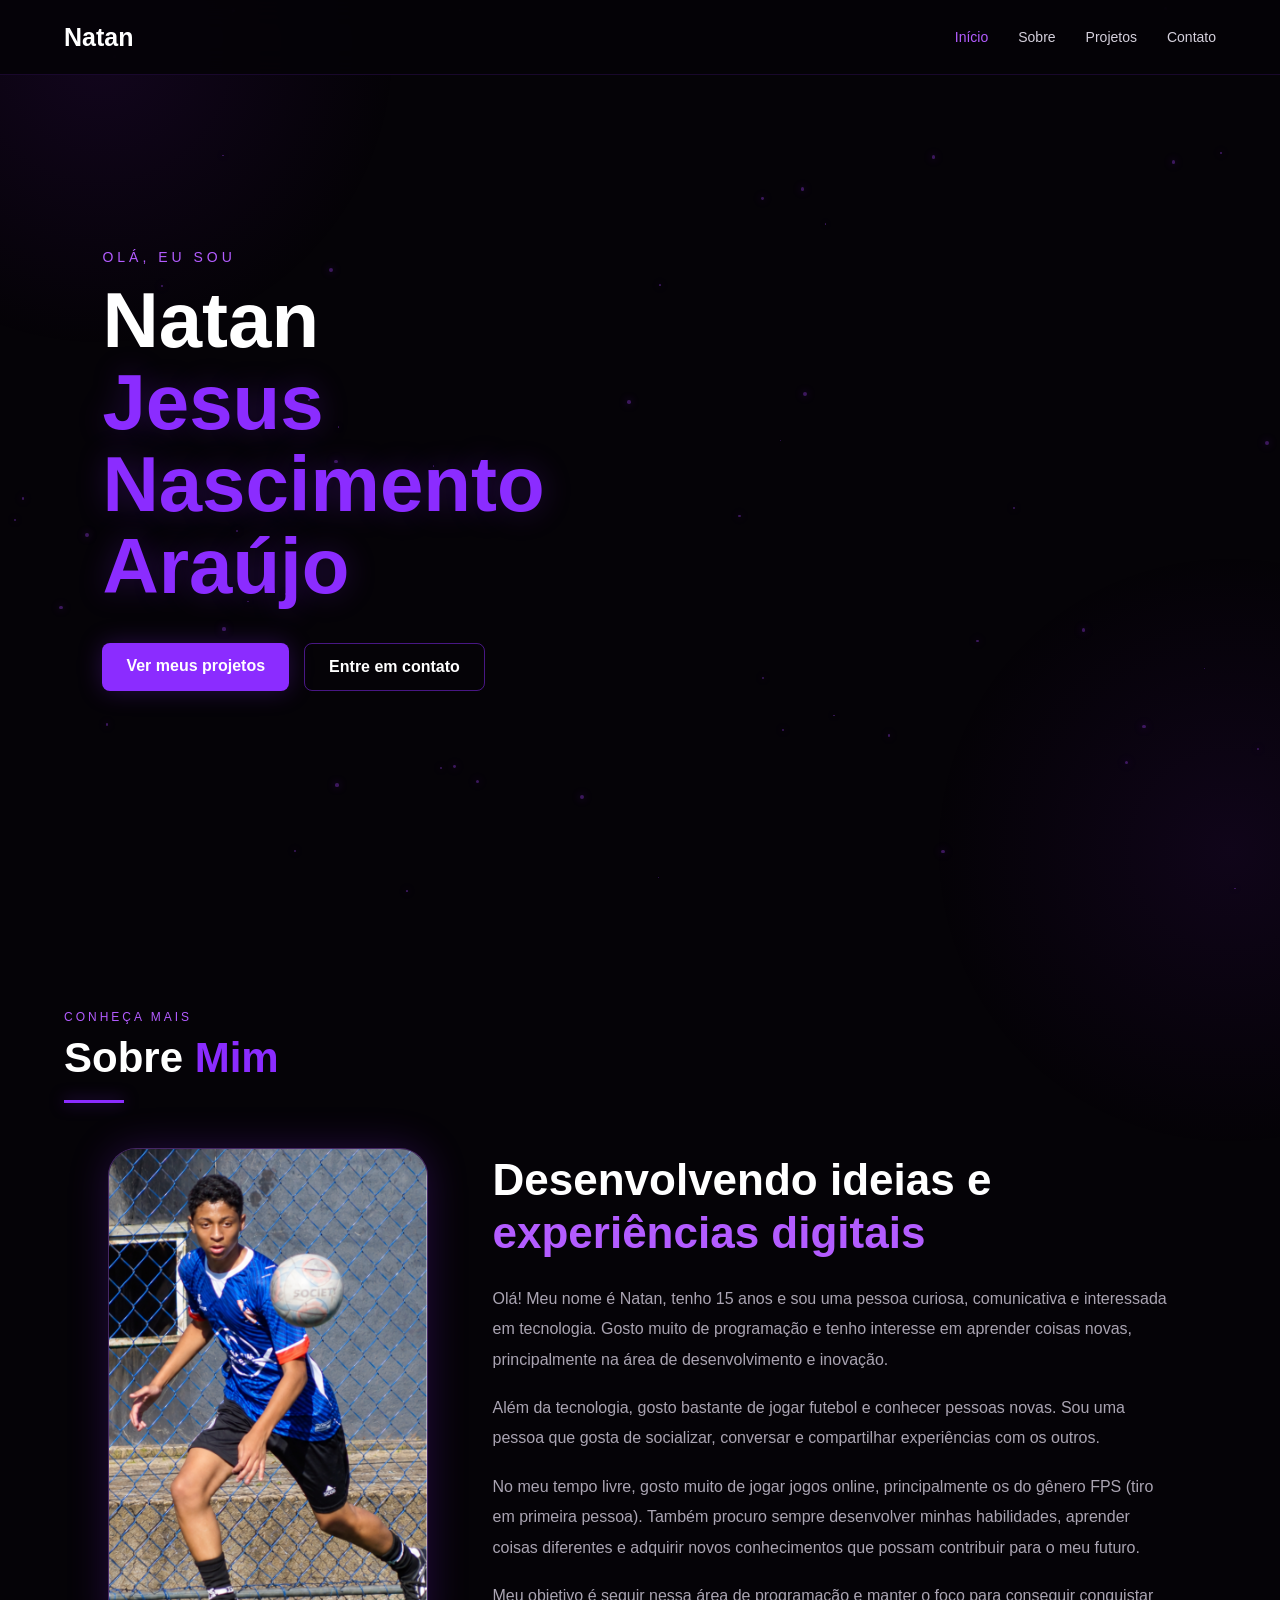
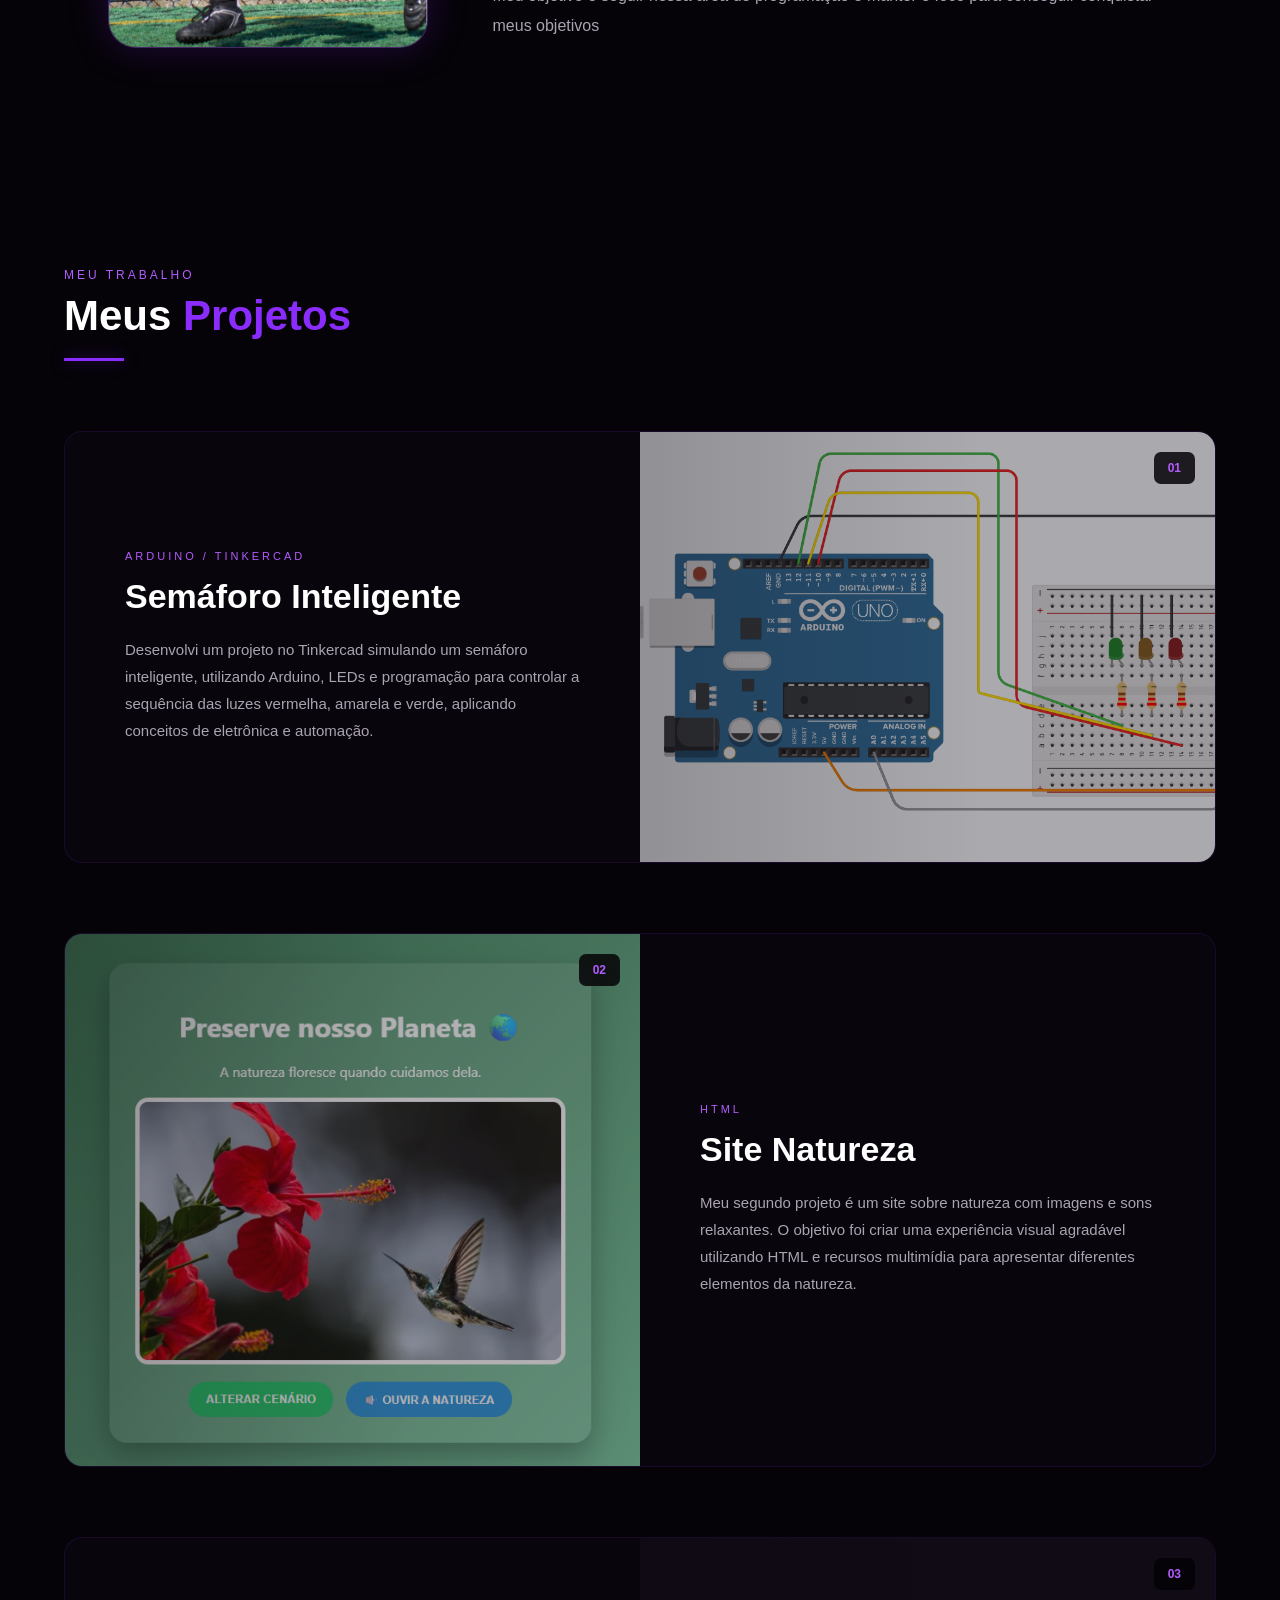
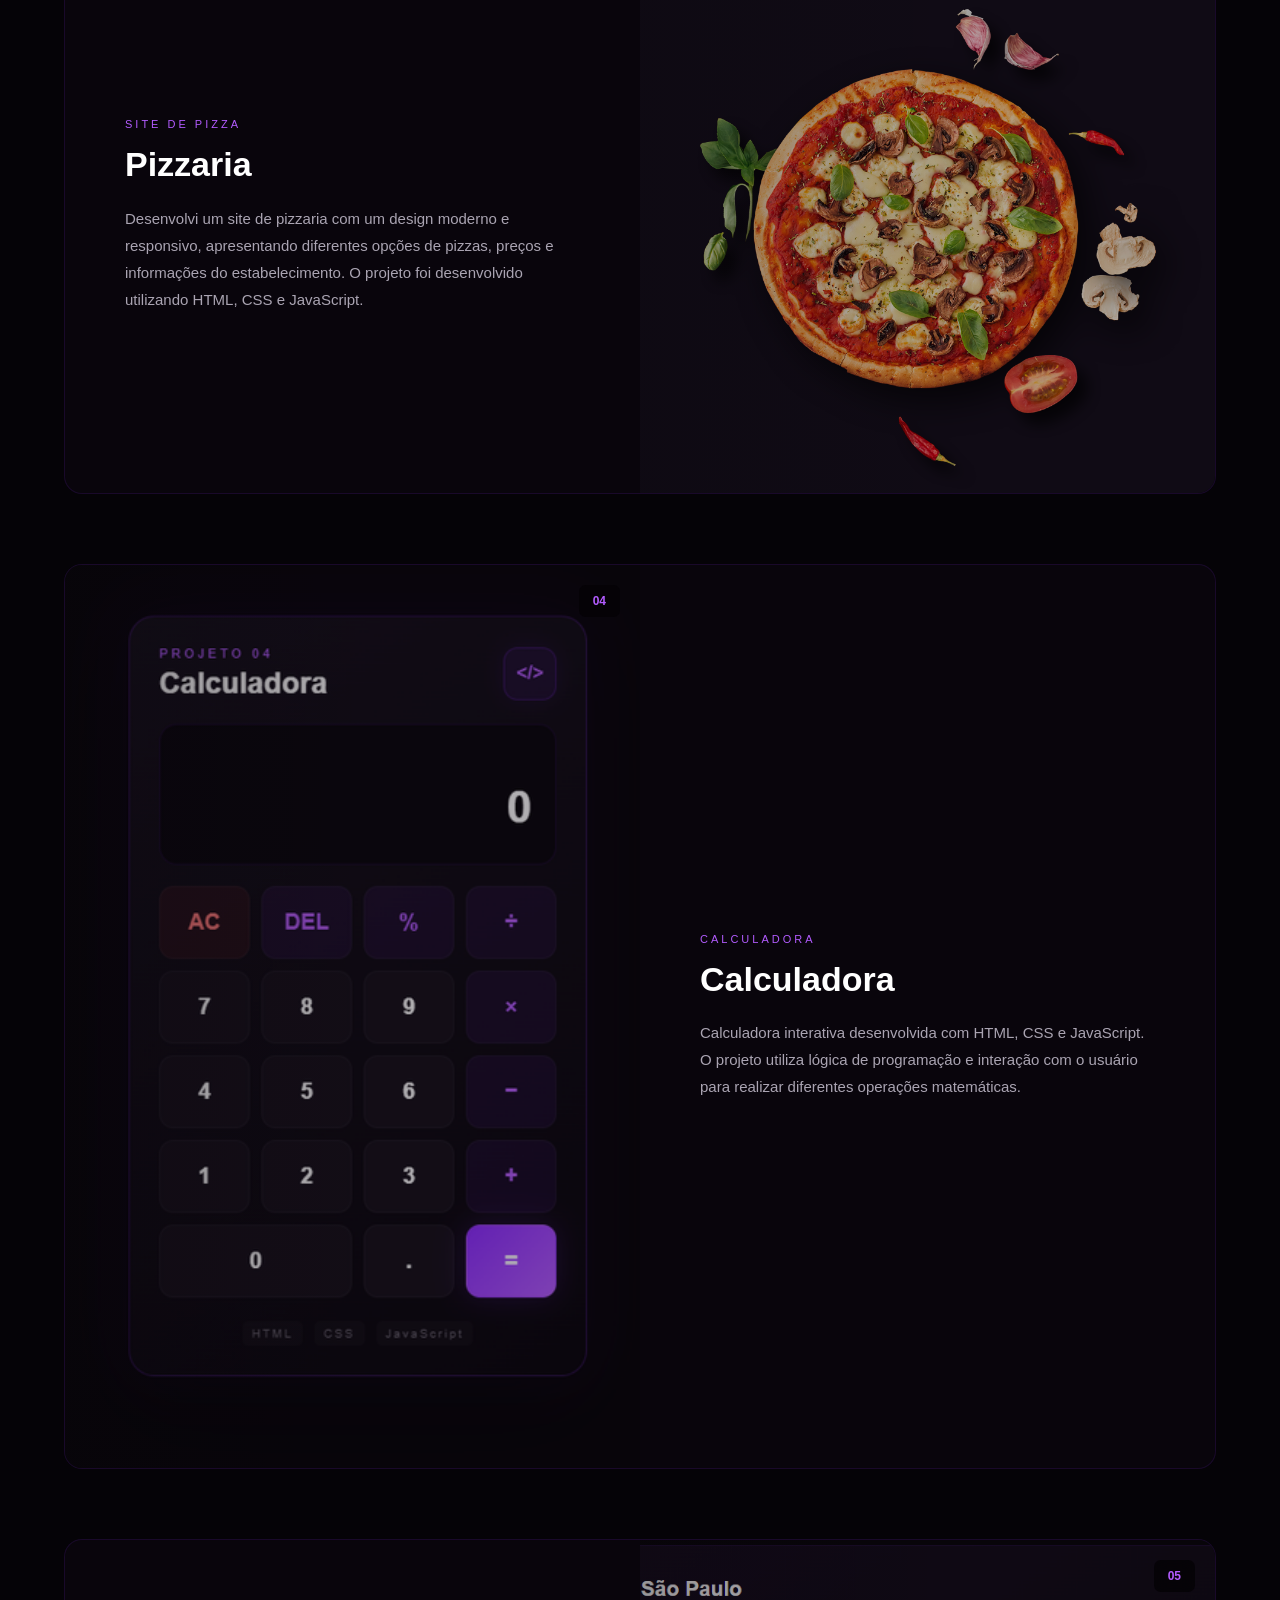
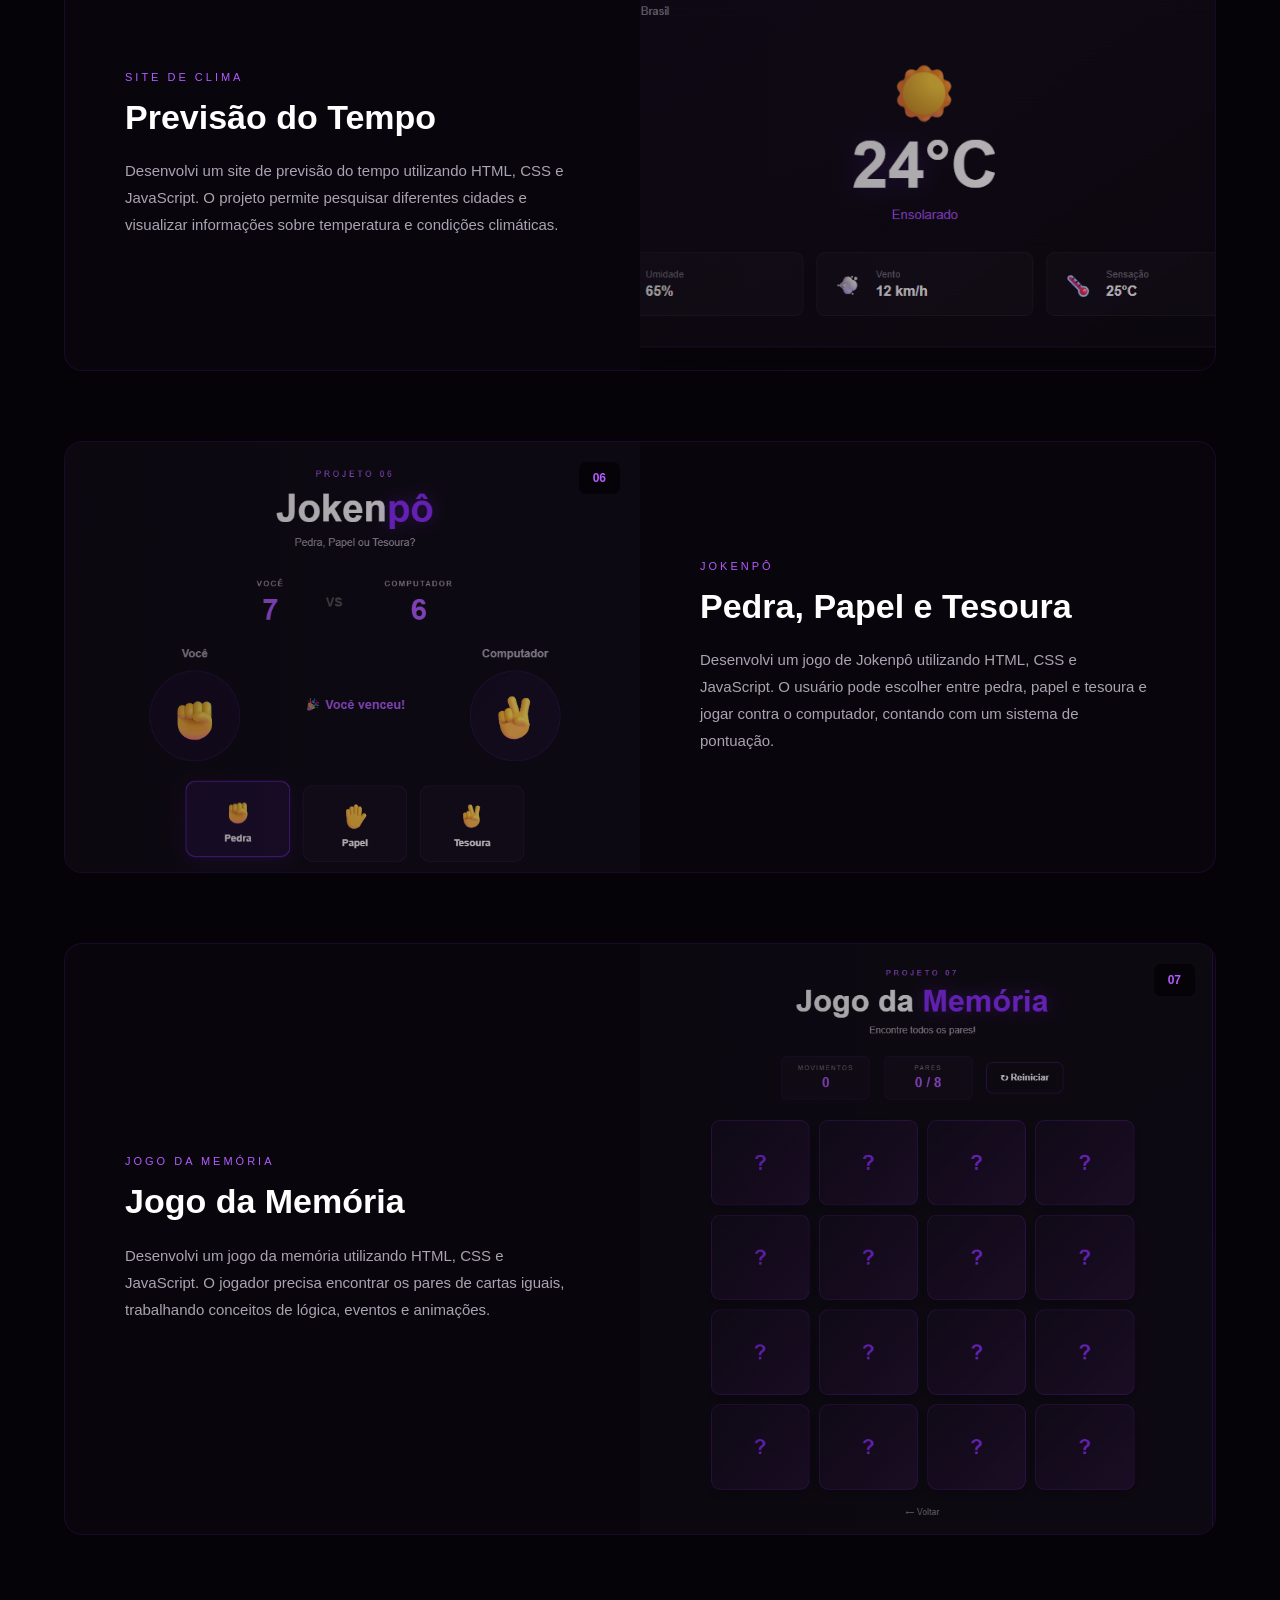
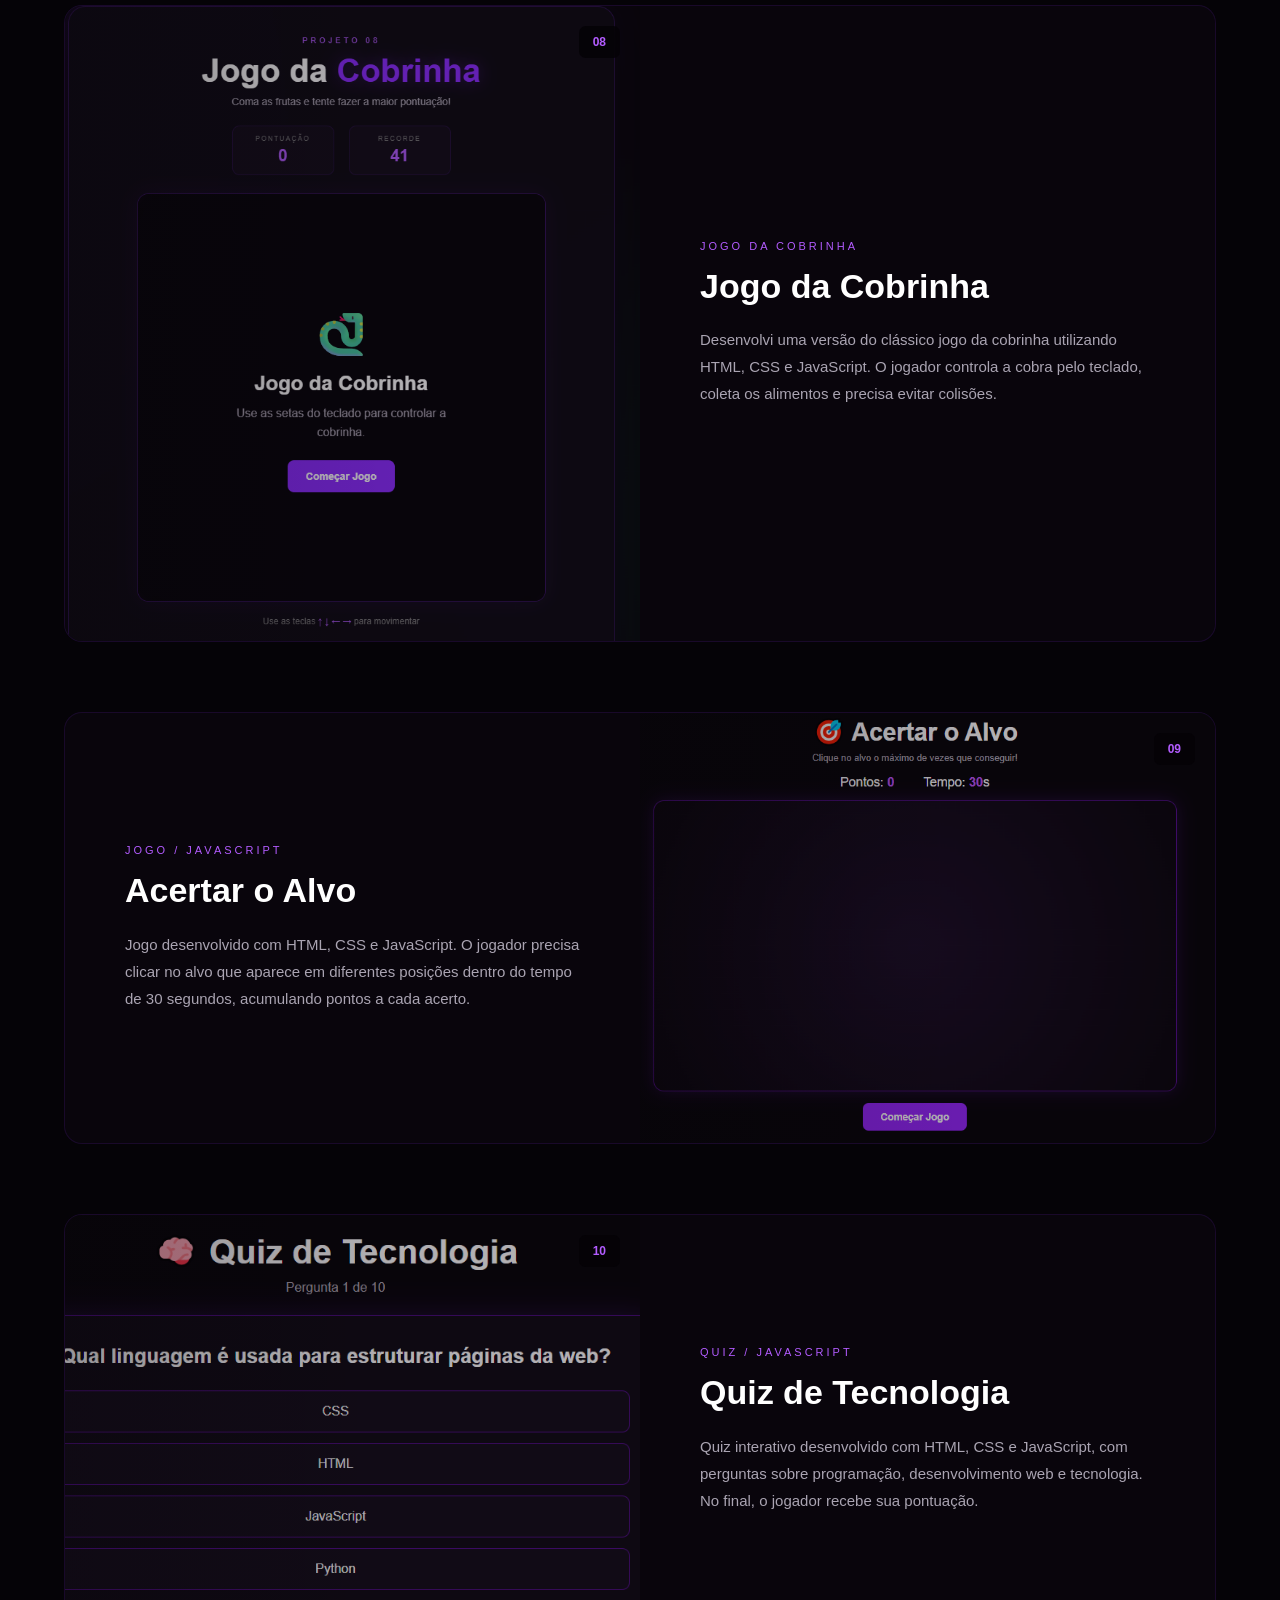
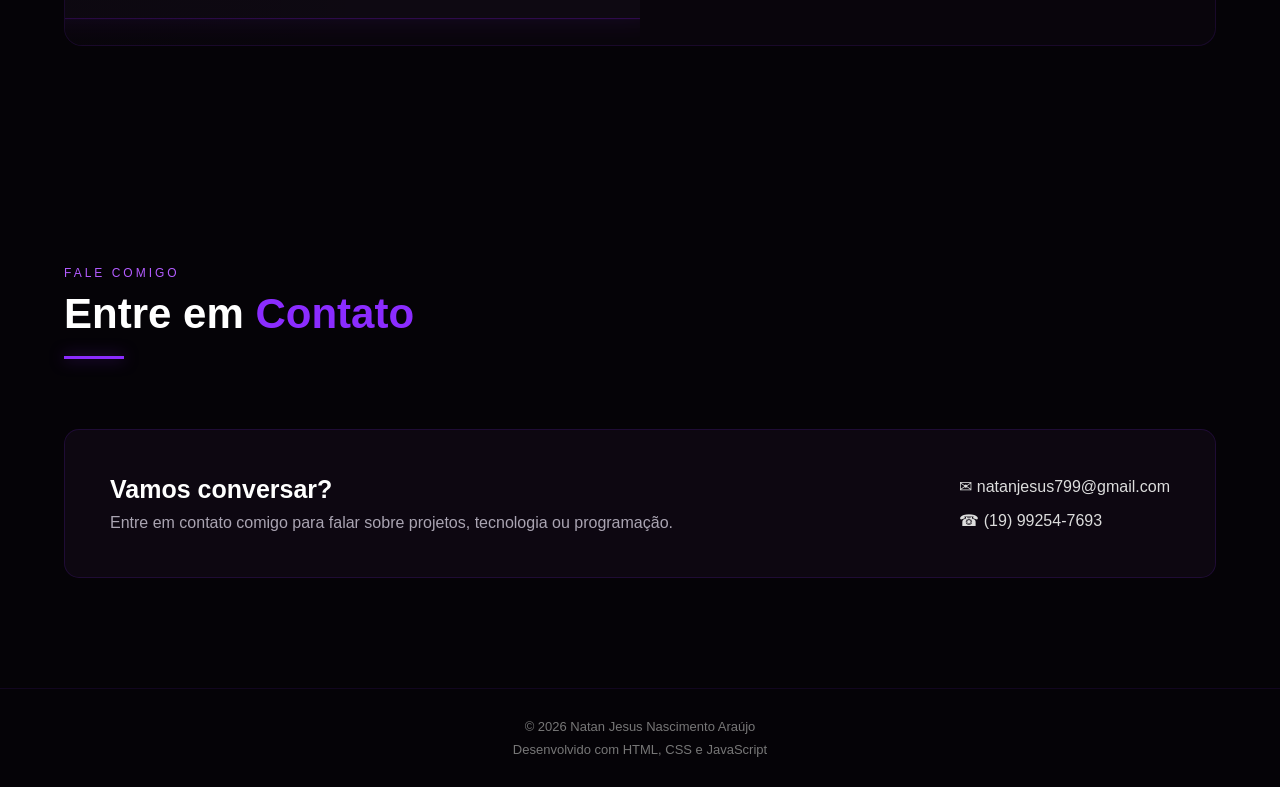
<file: index.html>
<!DOCTYPE html>
<html lang="pt-BR">

<head>
    <meta charset="UTF-8">
    <meta name="viewport" content="width=device-width, initial-scale=1.0">

    <meta name="description"
        content="Portfólio de Natan - Projetos de programação, tecnologia, desenvolvimento web e Arduino.">

    <title>Portfólio | Natan</title>

    <link rel="stylesheet" href="style.css">

    <!-- PROTEÇÃO PARA O CONTEÚDO NÃO FICAR INVISÍVEL -->
    <style>
        main,
        .hero,
        .section,
        .hero-content,
        .hero-text,
        .hero-photo,
        .section-title,
        .about-content,
        .about-photo,
        .about-text,
        .projects-list,
        .project-card,
        .project-content,
        .project-image,
        .contact-box,
        footer {
            opacity: 1 !important;
            visibility: visible !important;
        }
    </style>
</head>

<body>

    <!-- CURSOR -->
    <div class="custom-cursor"></div>

    <!-- PARTÍCULAS -->
    <div id="particles"></div>

    <!-- HEADER -->
    <header class="header">

        <div class="header-container">

            <div class="logo">
                Natan<span></span>
            </div>

            <nav class="menu">
                <a href="#inicio">Início</a>
                <a href="#sobre">Sobre</a>
                <a href="#projetos">Projetos</a>
                <a href="#contato">Contato</a>
            </nav>

        </div>

    </header>


    <!-- CONTEÚDO PRINCIPAL -->
    <main>

        <!-- =========================
             INÍCIO
        ========================== -->

        <section id="inicio" class="hero">

            <div class="hero-content">

                <div class="hero-text">

                    <p class="hero-subtitle">
                        OLÁ, EU SOU
                    </p>

                    <h1>
                        Natan
                        <span>Jesus Nascimento Araújo</span>
                    </h1>

                    <div class="hero-buttons">

                        <a href="#projetos" class="btn btn-primary">
                            Ver meus projetos
                        </a>

                        <a href="#contato" class="btn btn-secondary">
                            Entre em contato
                        </a>

                    </div>

                </div>

            </div>

        </section>


        <!-- =========================
             SOBRE
        ========================== -->

        <section id="sobre" class="section about">

            <div class="section-title">

                <p>CONHEÇA MAIS</p>

                <h2>
                    Sobre <span>Mim</span>
                </h2>

                <div class="title-line"></div>

            </div>

            <div class="about-content">

                <!-- FOTO À ESQUERDA -->
                <div class="about-photo">

                    <img src="images/minha-foto.png"
                         alt="Foto de Natan">

                </div>

                <!-- TEXTO À DIREITA -->
                <div class="about-text">

                    <h3>
                        Desenvolvendo ideias e
                        <span>experiências digitais</span>
                    </h3>

                    <p>
Olá! Meu nome é Natan, tenho 15 anos e sou uma pessoa curiosa, comunicativa e interessada em tecnologia. Gosto muito de programação e tenho interesse em aprender coisas novas, principalmente na área de desenvolvimento e inovação.
                    </p>

                    <p>
                        Além da tecnologia, gosto bastante de jogar futebol e conhecer pessoas novas. Sou uma pessoa que gosta de socializar, conversar e compartilhar experiências com os outros.
                    </p>

                    <p>
                        No meu tempo livre, gosto muito de jogar jogos online, principalmente os do gênero FPS (tiro em primeira pessoa). Também procuro sempre desenvolver minhas habilidades, aprender coisas diferentes e adquirir novos conhecimentos que possam contribuir para o meu futuro.
                    </p>

                    <p>
                        Meu objetivo é seguir nessa área de programação e manter o foco para conseguir conquistar meus objetivos
                    </p>

                </div>

            </div>

        </section>


        <!-- =========================
             PROJETOS
        ========================== -->

        <section id="projetos" class="section projects">

            <div class="section-title">

                <p>MEU TRABALHO</p>

                <h2>
                    Meus <span>Projetos</span>
                </h2>

                <div class="title-line"></div>

            </div>


            <div class="projects-list">


                <!-- PROJETO 1 -->

                <article class="project-card">

                    <div class="project-content">

                        <div class="project-number-mobile">
                            01
                        </div>

                        <p class="project-category">
                            ARDUINO / TINKERCAD
                        </p>

                        <h3>
                            Semáforo Inteligente
                        </h3>

                        <p>
                            Desenvolvi um projeto no Tinkercad simulando um
                            semáforo inteligente, utilizando Arduino, LEDs e
                            programação para controlar a sequência das luzes
                            vermelha, amarela e verde, aplicando conceitos
                            de eletrônica e automação.
                        </p>

                    </div>


                    <div class="project-image">

                        <img src="images/tinkercad.png"
                            alt="Projeto Semáforo Inteligente no Tinkercad">

                        <div class="project-number">
                            01
                        </div>

                        <button class="project-overlay-button"
                            data-link="https://www.tinkercad.com/things/g19o6KzdT5Z-projeto-2-semaforo/editel?returnTo=https%3A%2F%2Fwww.tinkercad.com%2Fdashboard">

                            Ver Projeto
                            <span>↗</span>

                        </button>

                    </div>

                </article>


                <!-- PROJETO 2 -->

                <article class="project-card reverse">

                    <div class="project-content">

                        <div class="project-number-mobile">
                            02
                        </div>

                        <p class="project-category">
                            HTML
                        </p>

                        <h3>
                            Site Natureza
                        </h3>

                        <p>
                            Meu segundo projeto é um site sobre natureza
                            com imagens e sons relaxantes. O objetivo foi
                            criar uma experiência visual agradável utilizando
                            HTML e recursos multimídia para apresentar
                            diferentes elementos da natureza.
                        </p>

                    </div>


                    <div class="project-image">

                        <img src="images/natureza.png"
                            alt="Projeto Natureza">

                        <div class="project-number">
                            02
                        </div>

                        <button class="project-overlay-button"
                            data-link="som html-20260518T173302Z-3-001/som html/index.html">

                            Ver Projeto
                            <span>↗</span>

                        </button>

                    </div>

                </article>


                <!-- PROJETO 3 -->

                <article class="project-card">

                    <div class="project-content">

                        <div class="project-number-mobile">
                            03
                        </div>

                        <p class="project-category">
                            SITE DE PIZZA
                        </p>

                        <h3>
                            Pizzaria
                        </h3>

                        <p>
                            Desenvolvi um site de pizzaria com um design
                            moderno e responsivo, apresentando diferentes
                            opções de pizzas, preços e informações do
                            estabelecimento. O projeto foi desenvolvido
                            utilizando HTML, CSS e JavaScript.
                        </p>

                    </div>


                    <div class="project-image">

                        <img src="images/pizza.png"
                            alt="Site de Pizzaria">

                        <div class="project-number">
                            03
                        </div>

                        <button class="project-overlay-button"
                            data-link="Projeto3/index.html">

                            Ver Projeto
                            <span>↗</span>

                        </button>

                    </div>

                </article>


                <!-- PROJETO 4 -->

                <article class="project-card reverse">

                    <div class="project-content">

                        <div class="project-number-mobile">
                            04
                        </div>

                        <p class="project-category">
                            CALCULADORA
                        </p>

                        <h3>
                            Calculadora
                        </h3>

                        <p>
                            Calculadora interativa desenvolvida com HTML,
                            CSS e JavaScript. O projeto utiliza lógica de
                            programação e interação com o usuário para
                            realizar diferentes operações matemáticas.
                        </p>

                    </div>


                    <div class="project-image">

                        <img src="images/calculadora.png"
                            alt="Projeto Calculadora">

                        <div class="project-number">
                            04
                        </div>

                        <button class="project-overlay-button"
                            data-link="Projeto4/index.html">

                            Ver Projeto
                            <span>↗</span>

                        </button>

                    </div>

                </article>


                <!-- PROJETO 5 -->

                <article class="project-card">

                    <div class="project-content">

                        <div class="project-number-mobile">
                            05
                        </div>

                        <p class="project-category">
                            SITE DE CLIMA
                        </p>

                        <h3>
                            Previsão do Tempo
                        </h3>

                        <p>
                            Desenvolvi um site de previsão do tempo
                            utilizando HTML, CSS e JavaScript. O projeto
                            permite pesquisar diferentes cidades e visualizar
                            informações sobre temperatura e condições
                            climáticas.
                        </p>

                    </div>


                    <div class="project-image">

                        <img src="images/clima.png"
                            alt="Site de Clima">

                        <div class="project-number">
                            05
                        </div>

                        <button class="project-overlay-button"
                            data-link="Projeto5/index.html">

                            Ver Projeto
                            <span>↗</span>

                        </button>

                    </div>

                </article>


                <!-- PROJETO 6 -->

                <article class="project-card reverse">

                    <div class="project-content">

                        <div class="project-number-mobile">
                            06
                        </div>

                        <p class="project-category">
                            JOKENPÔ
                        </p>

                        <h3>
                            Pedra, Papel e Tesoura
                        </h3>

                        <p>
                            Desenvolvi um jogo de Jokenpô utilizando HTML,
                            CSS e JavaScript. O usuário pode escolher entre
                            pedra, papel e tesoura e jogar contra o computador,
                            contando com um sistema de pontuação.
                        </p>

                    </div>


                    <div class="project-image">

                        <img src="images/jokenpo.png"
                            alt="Jogo Jokenpô">

                        <div class="project-number">
                            06
                        </div>

                        <button class="project-overlay-button"
                            data-link="Projeto6/index.html">

                            Ver Projeto
                            <span>↗</span>

                        </button>

                    </div>

                </article>


                <!-- PROJETO 7 -->

                <article class="project-card">

                    <div class="project-content">

                        <div class="project-number-mobile">
                            07
                        </div>

                        <p class="project-category">
                            JOGO DA MEMÓRIA
                        </p>

                        <h3>
                            Jogo da Memória
                        </h3>

                        <p>
                            Desenvolvi um jogo da memória utilizando HTML,
                            CSS e JavaScript. O jogador precisa encontrar
                            os pares de cartas iguais, trabalhando conceitos
                            de lógica, eventos e animações.
                        </p>

                    </div>


                    <div class="project-image">

                        <img src="images/memoria.png"
                            alt="Jogo da Memória">

                        <div class="project-number">
                            07
                        </div>

                        <button class="project-overlay-button"
                            data-link="Projeto7/index.html">

                            Ver Projeto
                            <span>↗</span>

                        </button>

                    </div>

                </article>


                <!-- PROJETO 8 -->

                <article class="project-card reverse">

                    <div class="project-content">

                        <div class="project-number-mobile">
                            08
                        </div>

                        <p class="project-category">
                            JOGO DA COBRINHA
                        </p>

                        <h3>
                            Jogo da Cobrinha
                        </h3>

                        <p>
                            Desenvolvi uma versão do clássico jogo da
                            cobrinha utilizando HTML, CSS e JavaScript.
                            O jogador controla a cobra pelo teclado,
                            coleta os alimentos e precisa evitar colisões.
                        </p>

                    </div>


                    <div class="project-image">

                        <img src="images/projeto8.png"
                            alt="Jogo da Cobrinha">

                        <div class="project-number">
                            08
                        </div>

                        <button class="project-overlay-button"
                            data-link="Projeto8/index.html">

                            Ver Projeto
                            <span>↗</span>

                        </button>

                    </div>

                </article>


                <!-- PROJETO 9 -->

                <article class="project-card">

                    <div class="project-content">

                        <div class="project-number-mobile">
                            09
                        </div>

                        <p class="project-category">
                            JOGO / JAVASCRIPT
                        </p>

                        <h3>
                            Acertar o Alvo
                        </h3>

                        <p>
                            Jogo desenvolvido com HTML, CSS e JavaScript. O jogador precisa
                            clicar no alvo que aparece em diferentes posições
                            dentro do tempo de 30 segundos, acumulando pontos
                            a cada acerto.
                        </p>

                    </div>


                    <div class="project-image">

                        <img src="images/projeto9.png"
                            alt="Projeto 9">

                        <div class="project-number">
                            09
                        </div>

                        <button class="project-overlay-button"
                            data-link="Projeto9/index.html">

                            Ver Projeto
                            <span>↗</span>

                        </button>

                    </div>

                </article>


                <!-- PROJETO 10 -->

                <article class="project-card reverse">

                    <div class="project-content">

                        <div class="project-number-mobile">
                            10
                        </div>

                        <p class="project-category">
                            QUIZ / JAVASCRIPT
                        </p>

                        <h3>
                            Quiz de Tecnologia
                        </h3>

                        <p>
                            Quiz interativo desenvolvido com HTML, CSS e JavaScript,
                            com perguntas sobre programação, desenvolvimento web
                            e tecnologia. No final, o jogador recebe sua pontuação.
                        </p>

                    </div>


                    <div class="project-image">

                        <img src="images/projeto10.png"
                            alt="Projeto 10">

                        <div class="project-number">
                            10
                        </div>

                        <button class="project-overlay-button"
                            data-link="Projeto10/index.html">

                            Ver Projeto
                            <span>↗</span>

                        </button>

                    </div>

                </article>

            </div>

        </section>


        <!-- =========================
             CONTATO
        ========================== -->

        <section id="contato" class="section contact">

            <div class="section-title">

                <p>FALE COMIGO</p>

                <h2>
                    Entre em <span>Contato</span>
                </h2>

                <div class="title-line"></div>

            </div>


            <div class="contact-box">

                <div>

                    <h3>
                        Vamos conversar?
                    </h3>

                    <p>
                        Entre em contato comigo para falar sobre projetos,
                        tecnologia ou programação.
                    </p>

                </div>


                <div class="contact-info">

                    <a href="mailto:natanjesus799@gmail.com">
                        ✉ natanjesus799@gmail.com
                    </a>

                    <span>
                        ☎ (19) 99254-7693
                    </span>

                </div>

            </div>

        </section>

    </main>


    <!-- FOOTER -->

    <footer>

        <p>
            © 2026 Natan Jesus Nascimento Araújo
        </p>

        <p>
            Desenvolvido com HTML, CSS e JavaScript
        </p>

    </footer>


    <!-- JAVASCRIPT -->

    <script src="script.js"></script>

</body>

</html>
</file>
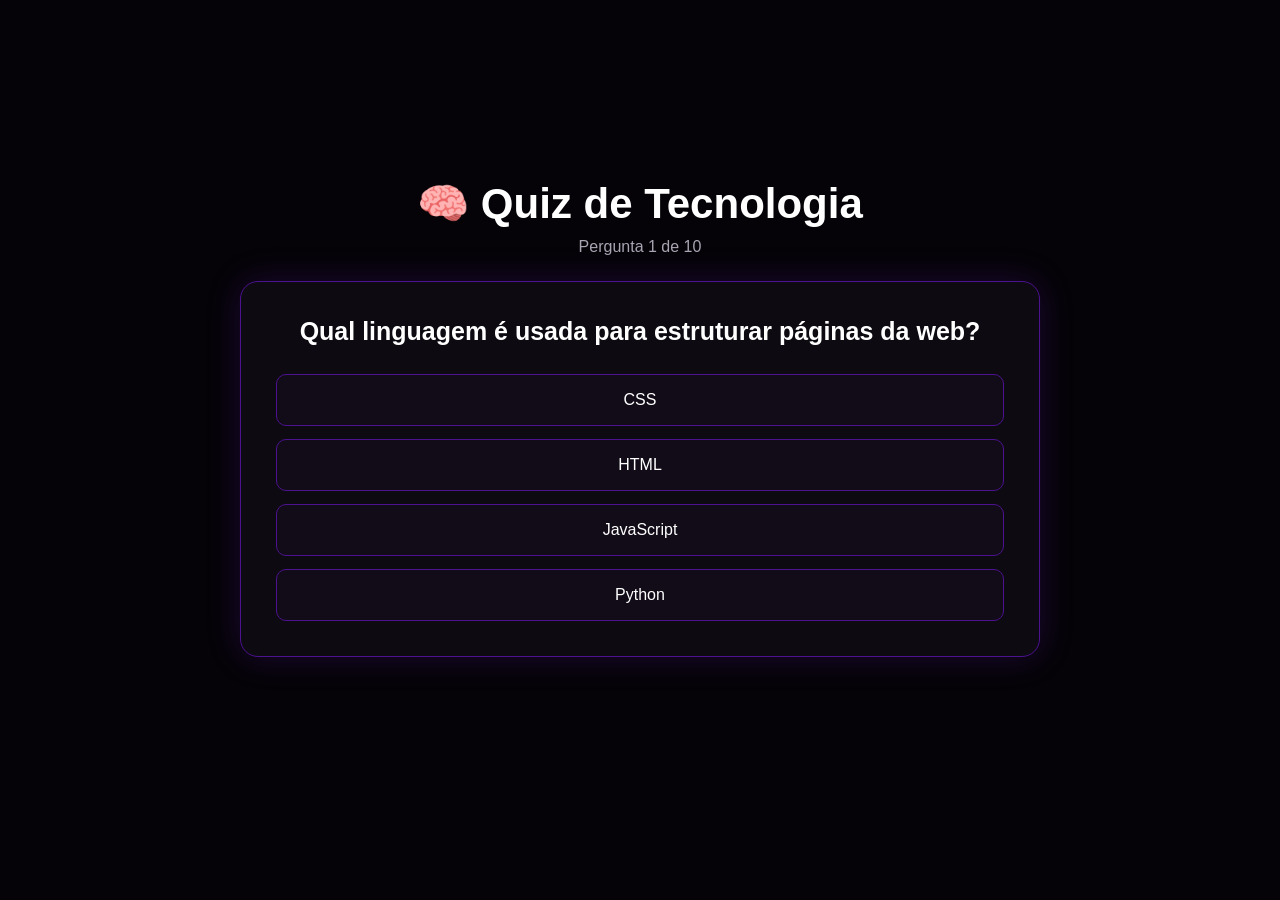
<file: Projeto10/index.html>
<!DOCTYPE html>
<html lang="pt-BR">
<head><meta charset="UTF-8"><meta name="viewport" content="width=device-width, initial-scale=1.0"><title>Quiz de Tecnologia</title><link rel="stylesheet" href="style.css"></head>
<body>
<div class="quiz-container">
<h1>🧠 Quiz de Tecnologia</h1><p id="progress">Pergunta 1 de 10</p>
<div class="quiz-card"><h2 id="question">Carregando...</h2><div id="answers"></div></div>
<p id="result"></p><button id="restartBtn">Recomeçar Quiz</button>
</div>
<script src="script.js"></script>
</body></html>
</file>
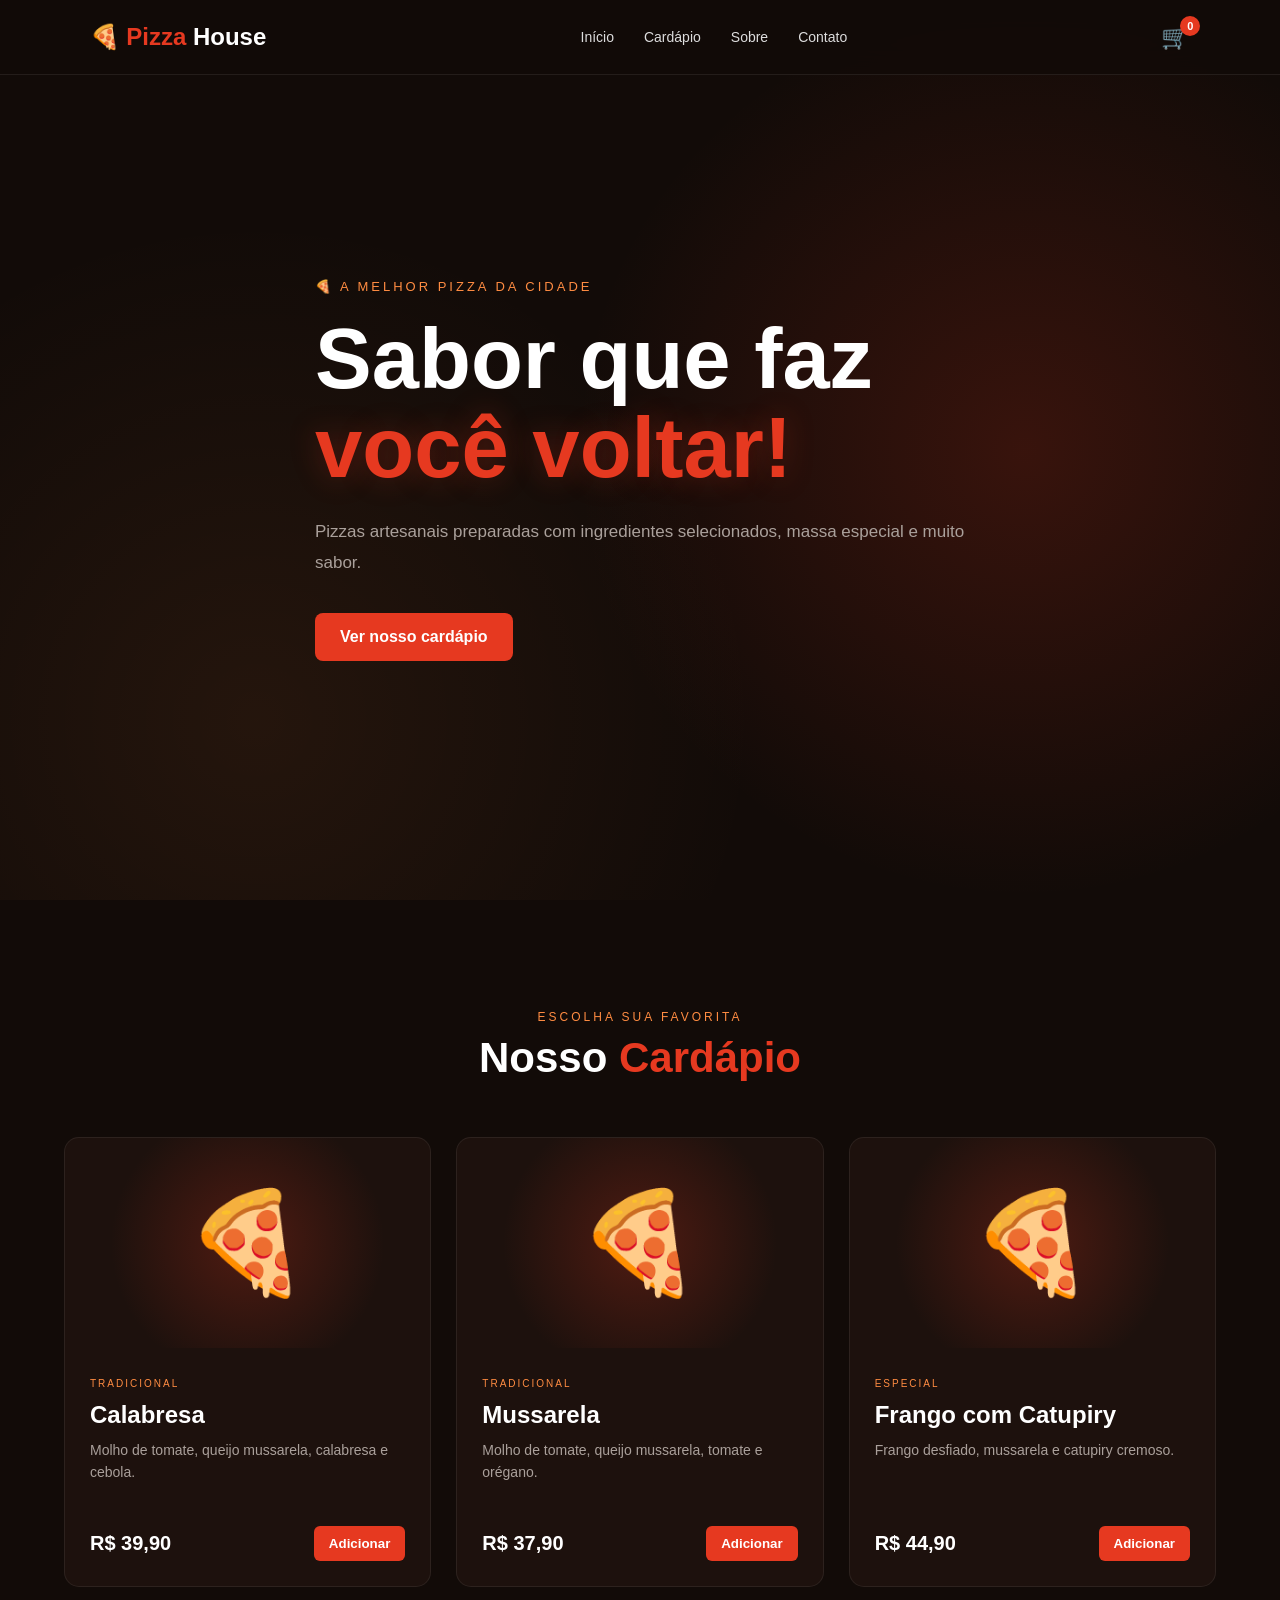
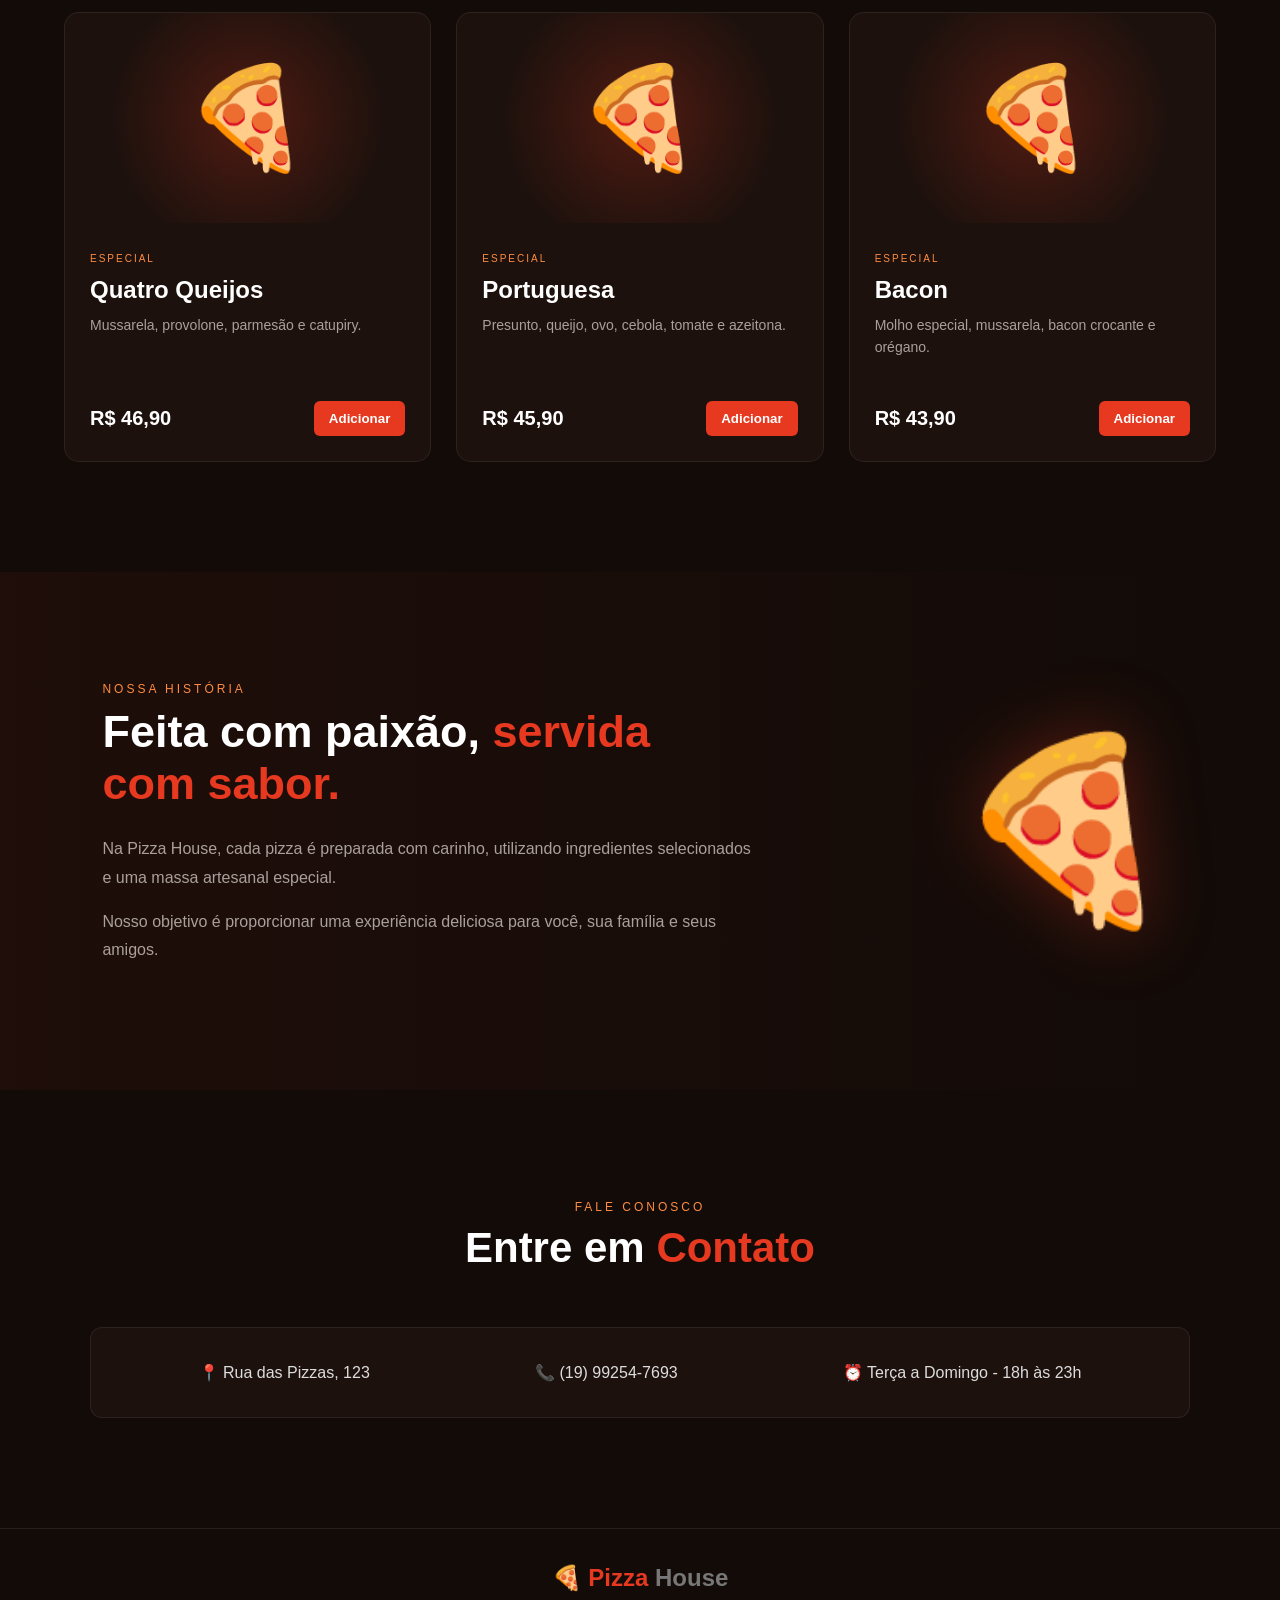
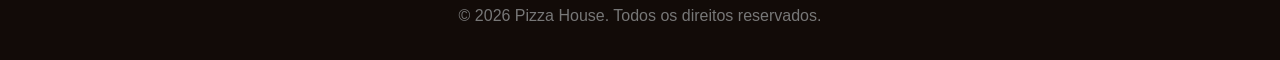
<file: Projeto3/index.html>
<!DOCTYPE html>
<html lang="pt-BR">

<head>
    <meta charset="UTF-8">
    <meta name="viewport" content="width=device-width, initial-scale=1.0">

    <meta name="description"
        content="Pizza House - As melhores pizzas da cidade. Confira nosso cardápio e faça seu pedido!">

    <title>Pizza House | Pizzaria</title>

    <link rel="stylesheet" href="style.css">
</head>

<body>

    <!-- ================================
         CABEÇALHO
    ================================= -->

    <header class="header">

        <div class="logo">
            🍕 <span>Pizza</span> House
        </div>

        <nav class="menu">
            <a href="#inicio">Início</a>
            <a href="#cardapio">Cardápio</a>
            <a href="#sobre">Sobre</a>
            <a href="#contato">Contato</a>
        </nav>

        <button class="cart-button" onclick="abrirCarrinho()">
            🛒
            <span id="quantidadeCarrinho">0</span>
        </button>

    </header>


    <!-- ================================
         INÍCIO
    ================================= -->

    <section id="inicio" class="hero">

        <div class="hero-content">

            <p class="hero-subtitle">
                🍕 A MELHOR PIZZA DA CIDADE
            </p>

            <h1>
                Sabor que faz
                <span>você voltar!</span>
            </h1>

            <p>
                Pizzas artesanais preparadas com ingredientes selecionados,
                massa especial e muito sabor.
            </p>

            <a href="#cardapio" class="hero-button">
                Ver nosso cardápio
            </a>

        </div>

    </section>


    <!-- ================================
         CARDÁPIO
    ================================= -->

    <section id="cardapio" class="cardapio">

        <div class="section-title">

            <p>ESCOLHA SUA FAVORITA</p>

            <h2>
                Nosso <span>Cardápio</span>
            </h2>

        </div>


        <div class="pizzas">


            <!-- PIZZA 1 -->

            <article class="pizza-card">

                <div class="pizza-image">
                    🍕
                </div>

                <div class="pizza-content">

                    <span class="categoria">
                        TRADICIONAL
                    </span>

                    <h3>
                        Calabresa
                    </h3>

                    <p>
                        Molho de tomate, queijo mussarela,
                        calabresa e cebola.
                    </p>

                    <div class="pizza-bottom">

                        <strong>
                            R$ 39,90
                        </strong>

                        <button onclick="adicionarCarrinho('Calabresa', 39.90)">
                            Adicionar
                        </button>

                    </div>

                </div>

            </article>


            <!-- PIZZA 2 -->

            <article class="pizza-card">

                <div class="pizza-image">
                    🍕
                </div>

                <div class="pizza-content">

                    <span class="categoria">
                        TRADICIONAL
                    </span>

                    <h3>
                        Mussarela
                    </h3>

                    <p>
                        Molho de tomate, queijo mussarela,
                        tomate e orégano.
                    </p>

                    <div class="pizza-bottom">

                        <strong>
                            R$ 37,90
                        </strong>

                        <button onclick="adicionarCarrinho('Mussarela', 37.90)">
                            Adicionar
                        </button>

                    </div>

                </div>

            </article>


            <!-- PIZZA 3 -->

            <article class="pizza-card">

                <div class="pizza-image">
                    🍕
                </div>

                <div class="pizza-content">

                    <span class="categoria">
                        ESPECIAL
                    </span>

                    <h3>
                        Frango com Catupiry
                    </h3>

                    <p>
                        Frango desfiado, mussarela e
                        catupiry cremoso.
                    </p>

                    <div class="pizza-bottom">

                        <strong>
                            R$ 44,90
                        </strong>

                        <button onclick="adicionarCarrinho('Frango com Catupiry', 44.90)">
                            Adicionar
                        </button>

                    </div>

                </div>

            </article>


            <!-- PIZZA 4 -->

            <article class="pizza-card">

                <div class="pizza-image">
                    🍕
                </div>

                <div class="pizza-content">

                    <span class="categoria">
                        ESPECIAL
                    </span>

                    <h3>
                        Quatro Queijos
                    </h3>

                    <p>
                        Mussarela, provolone, parmesão
                        e catupiry.
                    </p>

                    <div class="pizza-bottom">

                        <strong>
                            R$ 46,90
                        </strong>

                        <button onclick="adicionarCarrinho('Quatro Queijos', 46.90)">
                            Adicionar
                        </button>

                    </div>

                </div>

            </article>


            <!-- PIZZA 5 -->

            <article class="pizza-card">

                <div class="pizza-image">
                    🍕
                </div>

                <div class="pizza-content">

                    <span class="categoria">
                        ESPECIAL
                    </span>

                    <h3>
                        Portuguesa
                    </h3>

                    <p>
                        Presunto, queijo, ovo, cebola,
                        tomate e azeitona.
                    </p>

                    <div class="pizza-bottom">

                        <strong>
                            R$ 45,90
                        </strong>

                        <button onclick="adicionarCarrinho('Portuguesa', 45.90)">
                            Adicionar
                        </button>

                    </div>

                </div>

            </article>


            <!-- PIZZA 6 -->

            <article class="pizza-card">

                <div class="pizza-image">
                    🍕
                </div>

                <div class="pizza-content">

                    <span class="categoria">
                        ESPECIAL
                    </span>

                    <h3>
                        Bacon
                    </h3>

                    <p>
                        Molho especial, mussarela,
                        bacon crocante e orégano.
                    </p>

                    <div class="pizza-bottom">

                        <strong>
                            R$ 43,90
                        </strong>

                        <button onclick="adicionarCarrinho('Bacon', 43.90)">
                            Adicionar
                        </button>

                    </div>

                </div>

            </article>

        </div>

    </section>


    <!-- ================================
         SOBRE
    ================================= -->

    <section id="sobre" class="sobre">

        <div class="sobre-content">

            <div>

                <p class="section-small">
                    NOSSA HISTÓRIA
                </p>

                <h2>
                    Feita com paixão,
                    <span>servida com sabor.</span>
                </h2>

                <p>
                    Na Pizza House, cada pizza é preparada com carinho,
                    utilizando ingredientes selecionados e uma massa
                    artesanal especial.
                </p>

                <p>
                    Nosso objetivo é proporcionar uma experiência deliciosa
                    para você, sua família e seus amigos.
                </p>

            </div>

            <div class="sobre-icon">
                🍕
            </div>

        </div>

    </section>


    <!-- ================================
         CONTATO
    ================================= -->

    <section id="contato" class="contato">

        <div class="section-title">

            <p>FALE CONOSCO</p>

            <h2>
                Entre em <span>Contato</span>
            </h2>

        </div>

        <div class="contato-box">

            <div>
                📍 Rua das Pizzas, 123
            </div>

            <div>
                📞 (19) 99254-7693
            </div>

            <div>
                ⏰ Terça a Domingo - 18h às 23h
            </div>

        </div>

    </section>


    <!-- ================================
         RODAPÉ
    ================================= -->

    <footer>

        <div class="logo">
            🍕 <span>Pizza</span> House
        </div>

        <p>
            © 2026 Pizza House. Todos os direitos reservados.
        </p>

    </footer>


    <!-- ================================
         CARRINHO
    ================================= -->

    <div id="carrinho" class="carrinho">

        <div class="carrinho-box">

            <button class="fechar" onclick="fecharCarrinho()">
                ×
            </button>

            <h2>
                🛒 Seu Pedido
            </h2>

            <div id="listaCarrinho">
                <p class="carrinho-vazio">
                    Seu carrinho está vazio.
                </p>
            </div>

            <div class="carrinho-total">

                <span>
                    Total:
                </span>

                <strong id="totalCarrinho">
                    R$ 0,00
                </strong>

            </div>

            <button class="finalizar" onclick="finalizarPedido()">
                Finalizar Pedido
            </button>

        </div>

    </div>


    <script src="script.js"></script>

</body>

</html>
</file>
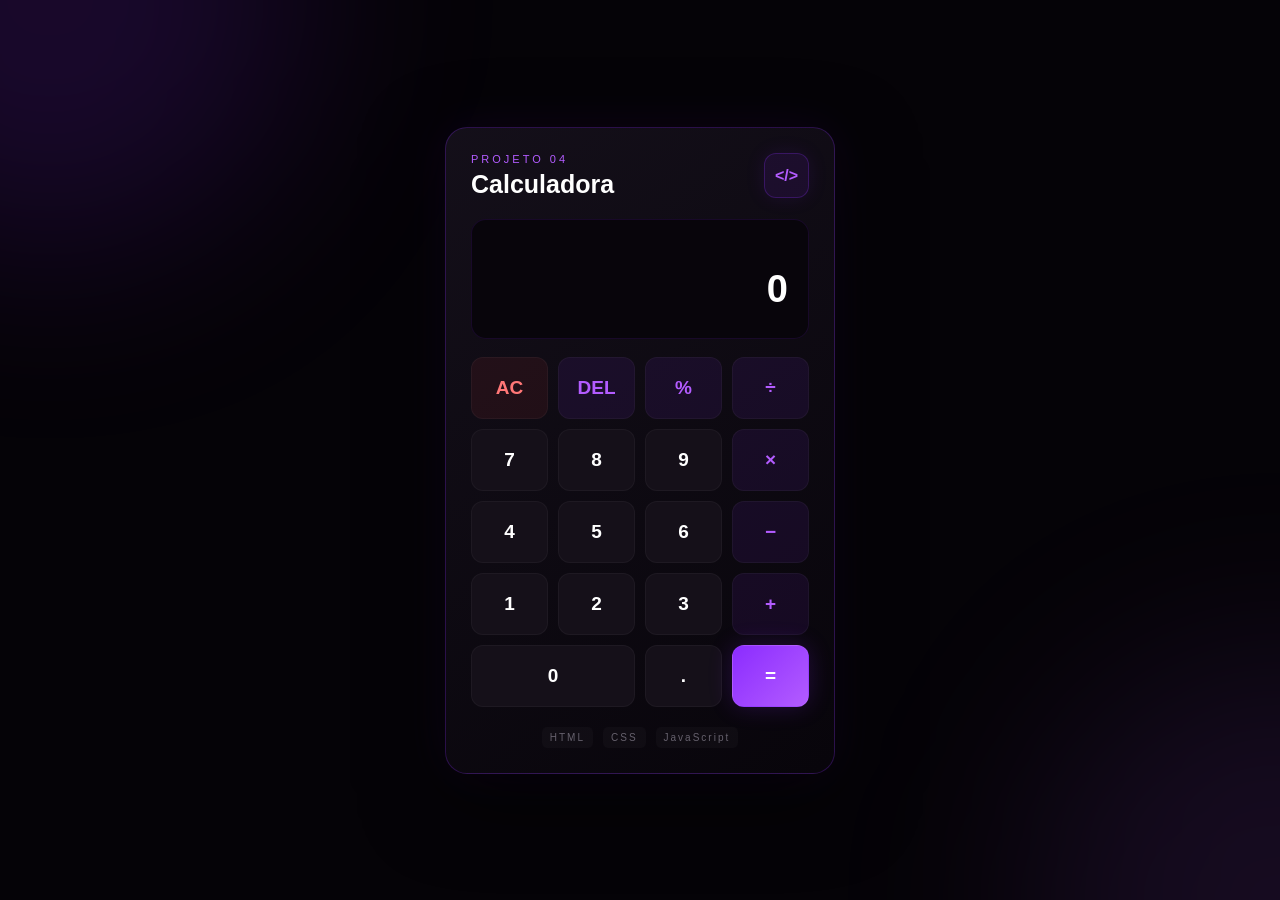
<file: Projeto4/index.html>
<!DOCTYPE html>
<html lang="pt-BR">

<head>
    <meta charset="UTF-8">
    <meta name="viewport" content="width=device-width, initial-scale=1.0">

    <title>Calculadora | Projeto 4</title>

    <link rel="stylesheet" href="style.css">
</head>

<body>

    <div class="background-glow glow-1"></div>
    <div class="background-glow glow-2"></div>

    <main class="calculator-container">

        <div class="calculator">

            <div class="top">

                <div>
                    <p class="small-title">PROJETO 04</p>
                    <h1>Calculadora</h1>
                </div>

                <div class="logo">
                    &lt;/&gt;
                </div>

            </div>

            <div class="display">

                <div id="previous-operation"></div>

                <div id="current-operation">
                    0
                </div>

            </div>

            <div class="buttons">

                <button class="button clear" data-action="clear">
                    AC
                </button>

                <button class="button operator" data-action="delete">
                    DEL
                </button>

                <button class="button operator" data-operation="%">
                    %
                </button>

                <button class="button operator" data-operation="/">
                    ÷
                </button>


                <button class="button" data-number="7">
                    7
                </button>

                <button class="button" data-number="8">
                    8
                </button>

                <button class="button" data-number="9">
                    9
                </button>

                <button class="button operator" data-operation="*">
                    ×
                </button>


                <button class="button" data-number="4">
                    4
                </button>

                <button class="button" data-number="5">
                    5
                </button>

                <button class="button" data-number="6">
                    6
                </button>

                <button class="button operator" data-operation="-">
                    −
                </button>


                <button class="button" data-number="1">
                    1
                </button>

                <button class="button" data-number="2">
                    2
                </button>

                <button class="button" data-number="3">
                    3
                </button>

                <button class="button operator" data-operation="+">
                    +
                </button>


                <button class="button zero" data-number="0">
                    0
                </button>

                <button class="button" data-number=".">
                    .
                </button>

                <button class="button equals" data-action="calculate">
                    =
                </button>

            </div>

            <div class="footer">
                <span>HTML</span>
                <span>CSS</span>
                <span>JavaScript</span>
            </div>

        </div>

    </main>

    <script src="script.js"></script>

</body>

</html>
</file>
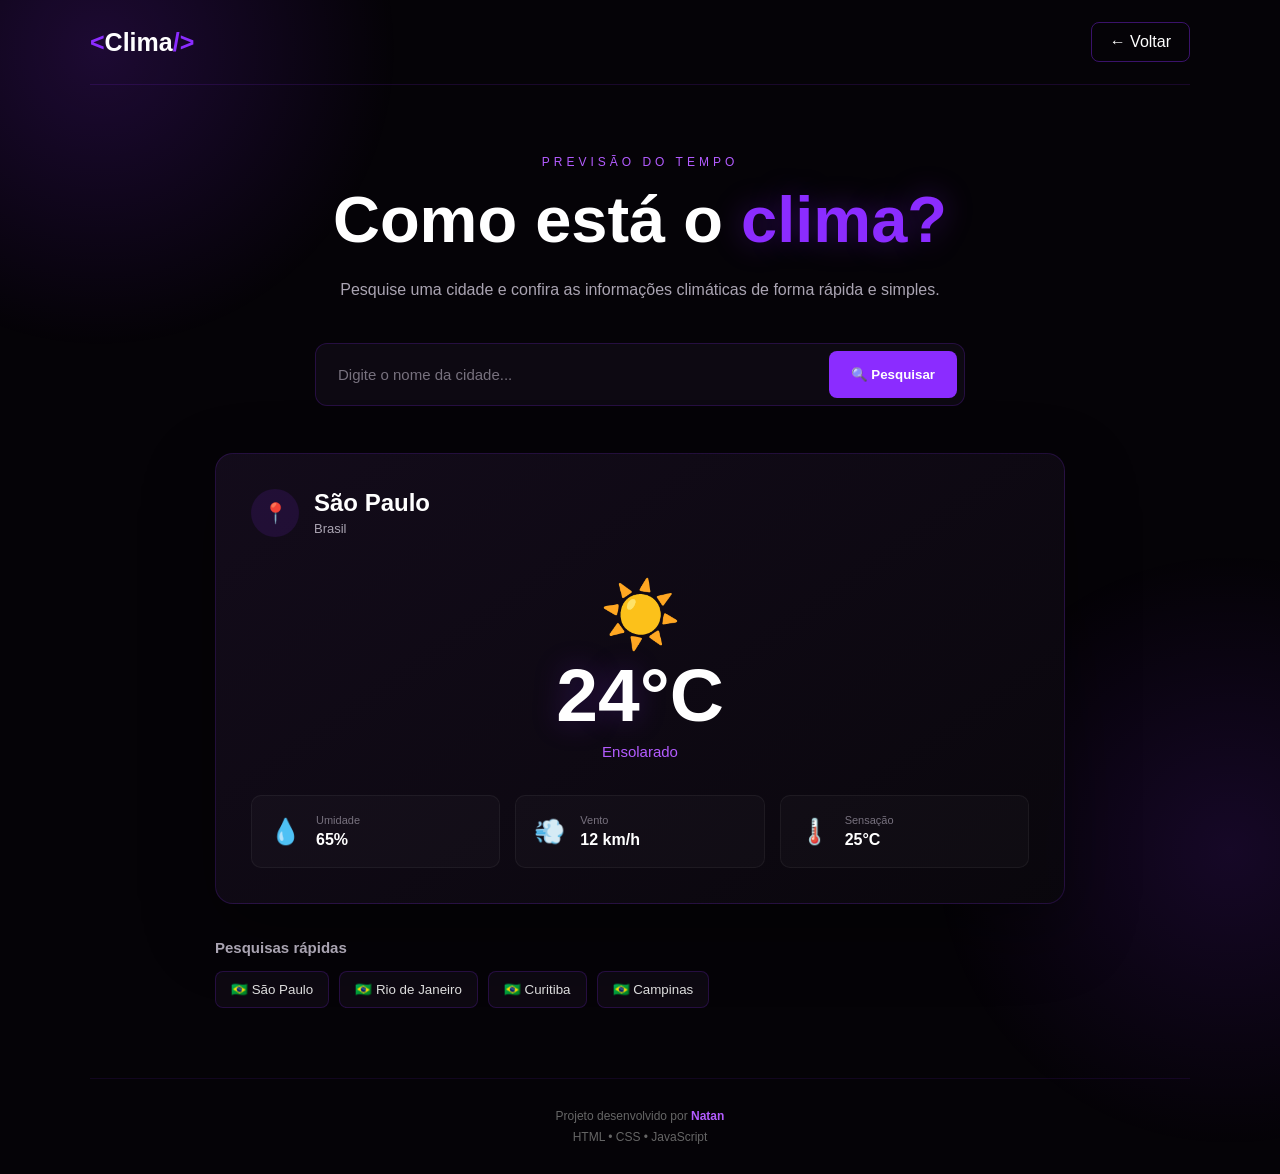
<file: Projeto5/index.html>
<!DOCTYPE html>
<html lang="pt-BR">

<head>
    <meta charset="UTF-8">
    <meta name="viewport" content="width=device-width, initial-scale=1.0">

    <meta name="description" content="Site de clima desenvolvido por Natan">

    <title>Clima | Natan</title>

    <link rel="stylesheet" href="style.css">
</head>

<body>

    <!-- FUNDO -->
    <div class="background-glow"></div>
    <div class="background-glow glow-right"></div>

    <!-- CONTAINER PRINCIPAL -->
    <main class="weather-container">

        <!-- CABEÇALHO -->
        <header class="header">

            <div class="logo">
                <span>&lt;</span>Clima<span>/&gt;</span>
            </div>

            <a href="../index.html" class="back-button">
                ← Voltar
            </a>

        </header>


        <!-- CONTEÚDO -->
        <section class="weather-content">

            <div class="intro">

                <p class="subtitle">
                    PREVISÃO DO TEMPO
                </p>

                <h1>
                    Como está o
                    <span>clima?</span>
                </h1>

                <p class="description">
                    Pesquise uma cidade e confira as informações
                    climáticas de forma rápida e simples.
                </p>

            </div>


            <!-- PESQUISA -->
            <div class="search-box">

                <input
                    type="text"
                    id="cityInput"
                    placeholder="Digite o nome da cidade..."
                    autocomplete="off"
                >

                <button id="searchButton">
                    🔍 Pesquisar
                </button>

            </div>


            <!-- AVISO -->
            <p id="message" class="message"></p>


            <!-- CARD DO CLIMA -->
            <section class="weather-card" id="weatherCard">

                <div class="location">

                    <span class="location-icon">
                        📍
                    </span>

                    <div>
                        <h2 id="cityName">
                            São Paulo
                        </h2>

                        <p id="countryName">
                            Brasil
                        </p>
                    </div>

                </div>


                <!-- TEMPERATURA -->
                <div class="temperature">

                    <div class="weather-icon" id="weatherIcon">
                        ☀️
                    </div>

                    <div class="temperature-number">
                        <span id="temperature">
                            24
                        </span>°C
                    </div>

                    <p id="weatherDescription">
                        Ensolarado
                    </p>

                </div>


                <!-- INFORMAÇÕES -->
                <div class="weather-info">

                    <div class="info-card">

                        <div class="info-icon">
                            💧
                        </div>

                        <div>
                            <span>Umidade</span>
                            <strong id="humidity">
                                65%
                            </strong>
                        </div>

                    </div>


                    <div class="info-card">

                        <div class="info-icon">
                            💨
                        </div>

                        <div>
                            <span>Vento</span>
                            <strong id="wind">
                                12 km/h
                            </strong>
                        </div>

                    </div>


                    <div class="info-card">

                        <div class="info-icon">
                            🌡️
                        </div>

                        <div>
                            <span>Sensação</span>
                            <strong id="feelsLike">
                                25°C
                            </strong>
                        </div>

                    </div>

                </div>

            </section>


            <!-- CIDADES SUGERIDAS -->
            <section class="cities">

                <h3>
                    Pesquisas rápidas
                </h3>

                <div class="city-buttons">

                    <button data-city="São Paulo">
                        🇧🇷 São Paulo
                    </button>

                    <button data-city="Rio de Janeiro">
                        🇧🇷 Rio de Janeiro
                    </button>

                    <button data-city="Curitiba">
                        🇧🇷 Curitiba
                    </button>

                    <button data-city="Campinas">
                        🇧🇷 Campinas
                    </button>

                </div>

            </section>

        </section>


        <!-- RODAPÉ -->
        <footer>

            <p>
                Projeto desenvolvido por
                <strong>Natan</strong>
            </p>

            <p>
                HTML • CSS • JavaScript
            </p>

        </footer>

    </main>


    <script src="script.js"></script>

</body>

</html>
</file>
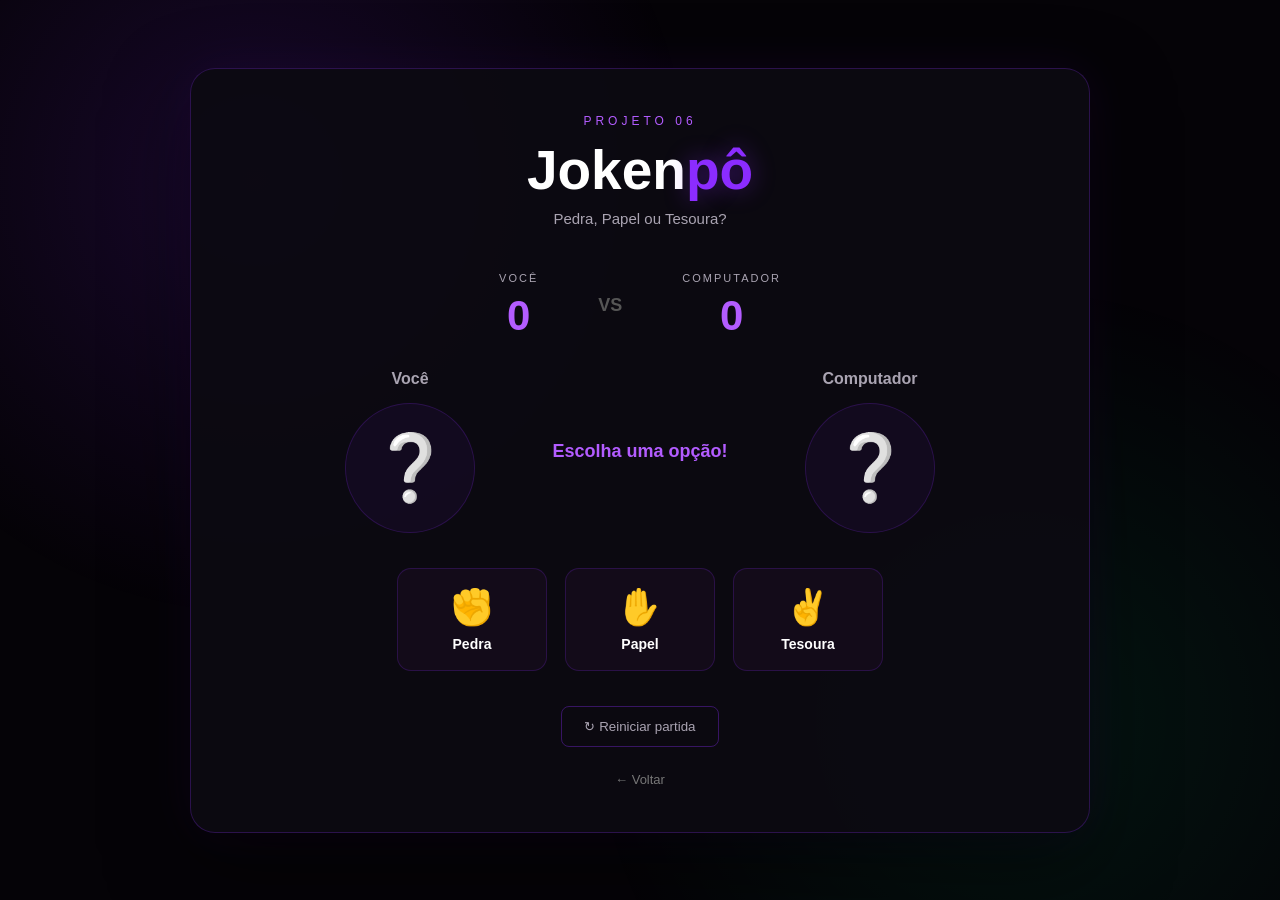
<file: Projeto6/index.html>
<!DOCTYPE html>
<html lang="pt-BR">

<head>
    <meta charset="UTF-8">
    <meta name="viewport" content="width=device-width, initial-scale=1.0">

    <title>Jokenpô | Projeto 6</title>

    <link rel="stylesheet" href="style.css">
</head>

<body>

    <div class="background"></div>

    <main class="game-container">

        <div class="header">

            <p>PROJETO 06</p>

            <h1>
                Joken<span>pô</span>
            </h1>

            <p class="subtitle">
                Pedra, Papel ou Tesoura?
            </p>

        </div>


        <div class="scoreboard">

            <div class="score">

                <span>VOCÊ</span>

                <strong id="playerScore">
                    0
                </strong>

            </div>


            <div class="versus">
                VS
            </div>


            <div class="score">

                <span>COMPUTADOR</span>

                <strong id="computerScore">
                    0
                </strong>

            </div>

        </div>


        <div class="battle">

            <div class="player-choice">

                <h2>
                    Você
                </h2>

                <div
                    id="playerChoice"
                    class="choice-display">
                    ❔
                </div>

            </div>


            <div class="result">

                <span id="resultText">
                    Escolha uma opção!
                </span>

            </div>


            <div class="computer-choice">

                <h2>
                    Computador
                </h2>

                <div
                    id="computerChoice"
                    class="choice-display">
                    ❔
                </div>

            </div>

        </div>


        <div class="choices">

            <button
                class="choice-button"
                data-choice="pedra">

                <span class="emoji">
                    ✊
                </span>

                <span>
                    Pedra
                </span>

            </button>


            <button
                class="choice-button"
                data-choice="papel">

                <span class="emoji">
                    ✋
                </span>

                <span>
                    Papel
                </span>

            </button>


            <button
                class="choice-button"
                data-choice="tesoura">

                <span class="emoji">
                    ✌️
                </span>

                <span>
                    Tesoura
                </span>

            </button>

        </div>


        <button
            id="resetButton"
            class="reset-button">

            ↻ Reiniciar partida

        </button>


        <a
            href="#"
            class="back-button"
            onclick="history.back(); return false;">

            ← Voltar

        </a>

    </main>


    <!-- ================================
         GAME OVER
    ================================= -->

    <div
        id="gameOverScreen"
        class="game-over-screen">

        <div class="game-over-content">

            <p class="game-over-small">
                FIM DE JOGO
            </p>


            <h1 id="gameOverTitle">
                GAME OVER
            </h1>


            <div class="game-over-line"></div>


            <p
                id="gameOverMessage"
                class="game-over-message">

                Você perdeu!

            </p>


            <div class="final-score">

                <div>

                    <span>
                        VOCÊ
                    </span>

                    <strong id="finalPlayerScore">
                        0
                    </strong>

                </div>


                <div class="score-x">
                    VS
                </div>


                <div>

                    <span>
                        COMPUTADOR
                    </span>

                    <strong id="finalComputerScore">
                        0
                    </strong>

                </div>

            </div>


            <button
                id="playAgainButton"
                class="play-again-button">

                JOGAR NOVAMENTE

            </button>

        </div>

    </div>


    <script src="script.js"></script>

</body>

</html>
</file>
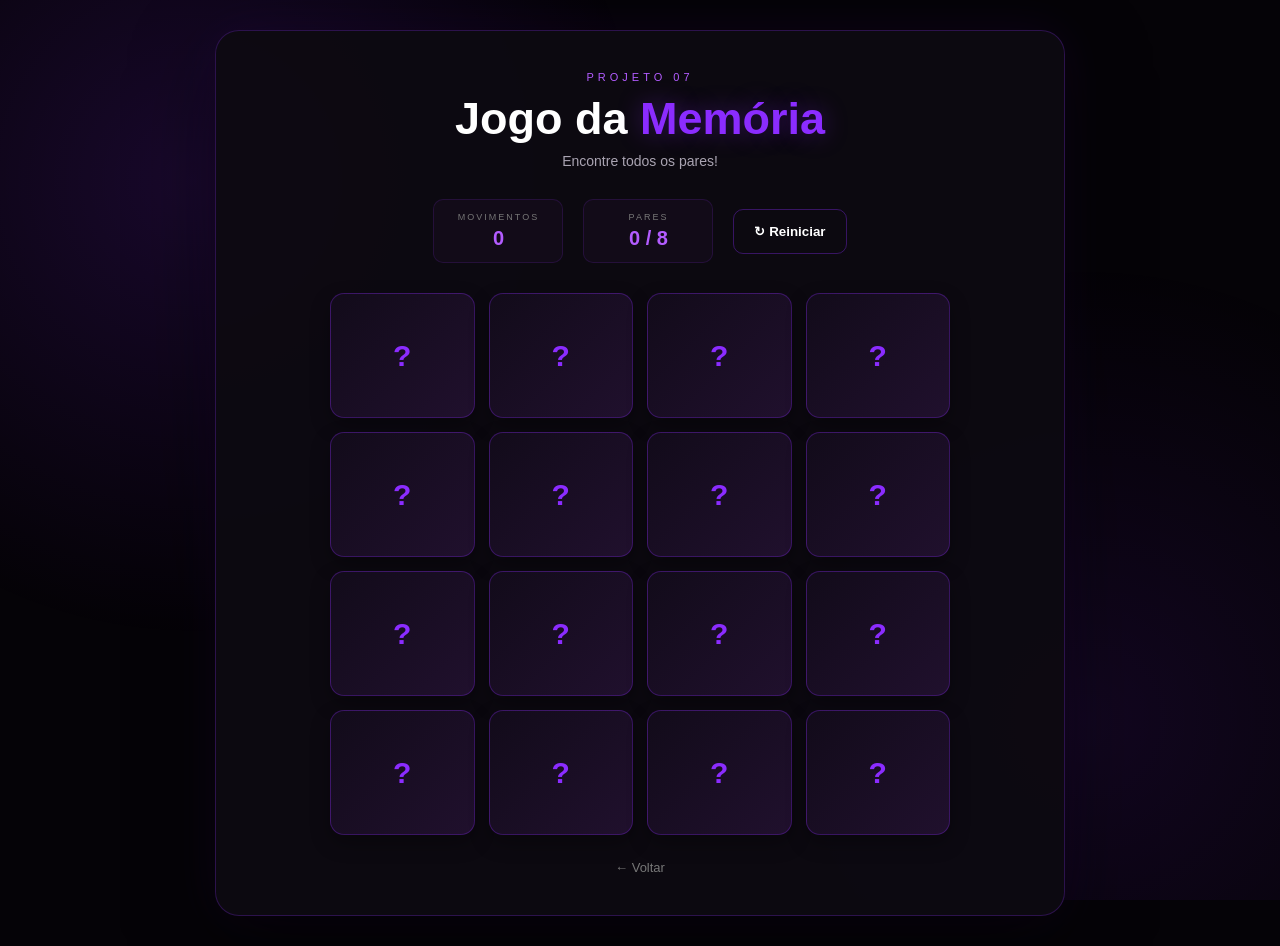
<file: Projeto7/index.html>
<!DOCTYPE html>
<html lang="pt-BR">

<head>
    <meta charset="UTF-8">
    <meta name="viewport" content="width=device-width, initial-scale=1.0">

    <title>Jogo da Memória | Projeto 7</title>

    <link rel="stylesheet" href="style.css">
</head>

<body>

    <div class="background"></div>

    <main class="game-container">

        <!-- CABEÇALHO -->

        <header class="game-header">

            <p class="project-number">
                PROJETO 07
            </p>

            <h1>
                Jogo da <span>Memória</span>
            </h1>

            <p class="subtitle">
                Encontre todos os pares!
            </p>

        </header>


        <!-- INFORMAÇÕES -->

        <div class="game-info">

            <div class="info-box">

                <span>
                    MOVIMENTOS
                </span>

                <strong id="moves">
                    0
                </strong>

            </div>


            <div class="info-box">

                <span>
                    PARES
                </span>

                <strong id="pairs">
                    0 / 8
                </strong>

            </div>


            <button id="restartButton">
                ↻ Reiniciar
            </button>

        </div>


        <!-- TABULEIRO -->

        <div id="gameBoard" class="game-board">

        </div>


        <!-- MENSAGEM DE VITÓRIA -->

        <div id="winMessage" class="win-message">

            <div class="win-box">

                <div class="trophy">
                    🏆
                </div>

                <h2>
                    Parabéns!
                </h2>

                <p>
                    Você encontrou todos os pares!
                </p>

                <p>
                    Movimentos:
                    <strong id="finalMoves">
                        0
                    </strong>
                </p>

                <button id="playAgain">
                    Jogar novamente
                </button>

            </div>

        </div>


        <!-- VOLTAR -->

        <a href="#" class="back-button" onclick="history.back()">
            ← Voltar
        </a>

    </main>


    <script src="script.js"></script>

</body>

</html>
</file>
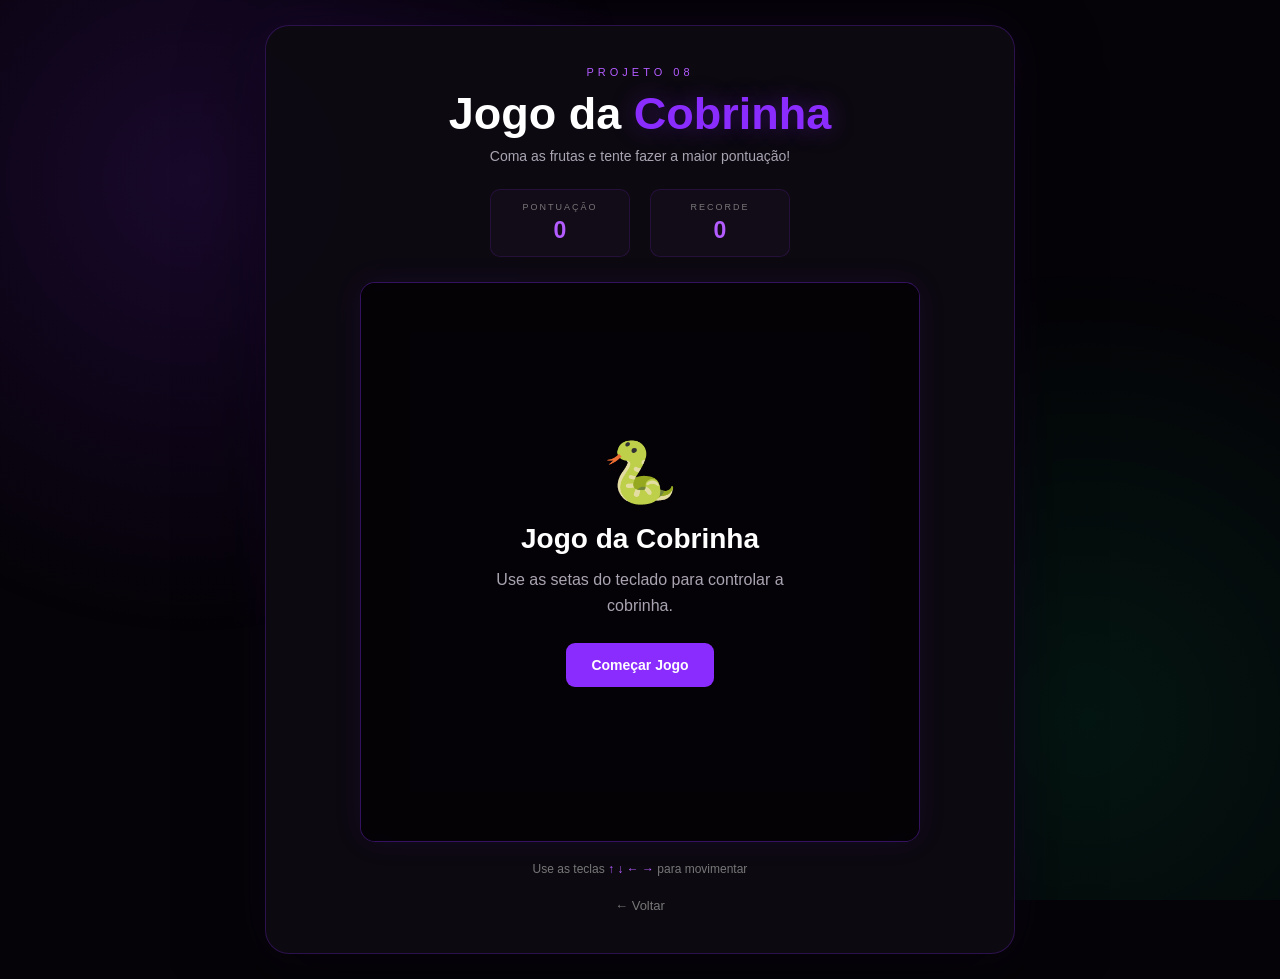
<file: Projeto8/index.html>
<!DOCTYPE html>
<html lang="pt-BR">

<head>
    <meta charset="UTF-8">
    <meta name="viewport" content="width=device-width, initial-scale=1.0">

    <title>Jogo da Cobrinha | Projeto 8</title>

    <link rel="stylesheet" href="style.css">
</head>

<body>

    <div class="background"></div>

    <main class="game-container">

        <!-- =================================================
             CABEÇALHO
        ================================================== -->

        <header class="game-header">

            <p class="project-number">
                PROJETO 08
            </p>

            <h1>
                Jogo da <span>Cobrinha</span>
            </h1>

            <p class="subtitle">
                Coma as frutas e tente fazer a maior pontuação!
            </p>

        </header>


        <!-- =================================================
             INFORMAÇÕES
        ================================================== -->

        <div class="game-info">

            <div class="info-box">

                <span>
                    PONTUAÇÃO
                </span>

                <strong id="score">
                    0
                </strong>

            </div>


            <div class="info-box">

                <span>
                    RECORDE
                </span>

                <strong id="highScore">
                    0
                </strong>

            </div>

        </div>


        <!-- =================================================
             ÁREA DO JOGO
        ================================================== -->

        <div class="game-area">

            <canvas id="gameCanvas"></canvas>


            <!-- TELA INICIAL -->

            <div id="startScreen" class="game-overlay">

                <div class="overlay-content">

                    <div class="snake-icon">
                        🐍
                    </div>

                    <h2>
                        Jogo da Cobrinha
                    </h2>

                    <p>
                        Use as setas do teclado para controlar
                        a cobrinha.
                    </p>

                    <button id="startButton">
                        Começar Jogo
                    </button>

                </div>

            </div>


            <!-- GAME OVER -->

            <div id="gameOver" class="game-overlay hidden">

                <div class="overlay-content">

                    <div class="snake-icon">
                        💀
                    </div>

                    <h2>
                        Game Over!
                    </h2>

                    <p>
                        Sua pontuação foi:
                        <strong id="finalScore">
                            0
                        </strong>
                    </p>

                    <button id="restartButton">
                        Jogar Novamente
                    </button>

                </div>

            </div>

        </div>


        <!-- =================================================
             CONTROLES
        ================================================== -->

        <div class="controls">

            <p>
                Use as teclas
                <strong>↑ ↓ ← →</strong>
                para movimentar
            </p>

        </div>


        <!-- =================================================
             VOLTAR
        ================================================== -->

        <a href="#" class="back-button" onclick="history.back()">
            ← Voltar
        </a>

    </main>


    <script src="script.js"></script>

</body>

</html>
</file>
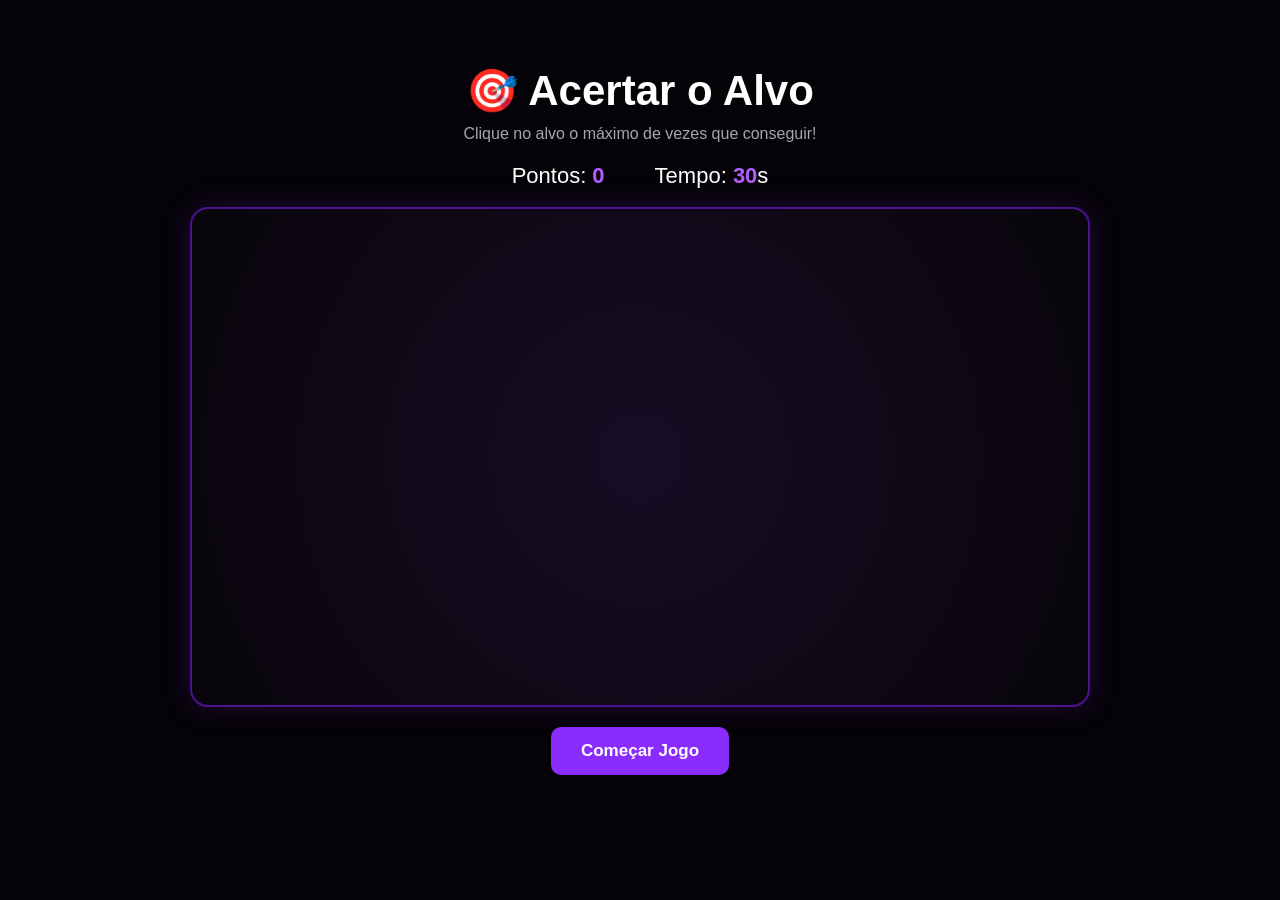
<file: Projeto9/index.html>
<!DOCTYPE html>
<html lang="pt-BR">
<head><meta charset="UTF-8"><meta name="viewport" content="width=device-width, initial-scale=1.0"><title>Acertar o Alvo</title><link rel="stylesheet" href="style.css"></head>
<body>
<div class="container">
<h1>🎯 Acertar o Alvo</h1><p>Clique no alvo o máximo de vezes que conseguir!</p>
<div class="info"><div>Pontos: <span id="score">0</span></div><div>Tempo: <span id="time">30</span>s</div></div>
<div id="gameArea"><button id="target">🎯</button></div>
<button id="startBtn">Começar Jogo</button><p id="message"></p>
</div>
<script src="script.js"></script>
</body></html>
</file>
<file: style.css>
/* =========================================================
   PORTFÓLIO NATAN
   CSS CORRIGIDO
========================================================= */


/* =========================================================
   RESET
========================================================= */

* {
    margin: 0;
    padding: 0;
    box-sizing: border-box;
}

html {
    scroll-behavior: smooth;
}

body {
    font-family: Arial, Helvetica, sans-serif;
    background: #050307;
    color: #ffffff;
    overflow-x: hidden;
}


/* =========================================================
   VARIÁVEIS
========================================================= */

:root {
    --preto: #050307;
    --preto-card: #0d0a12;

    --roxo: #8b2cff;
    --roxo-claro: #b35cff;
    --roxo-escuro: #4c128f;

    --verde: #00ff66;

    --branco: #ffffff;
    --cinza: #aaa4b2;
}


/* =========================================================
   CURSOR VERDE
========================================================= */

html,
body,
a,
button {
    cursor: none !important;
}

.custom-cursor {
    position: fixed;

    width: 14px;
    height: 14px;

    left: 0;
    top: 0;

    background: var(--verde);

    border-radius: 50%;

    pointer-events: none;

    z-index: 999999;

    transform: translate(-50%, -50%);

    box-shadow:
        0 0 8px var(--verde),
        0 0 18px rgba(0, 255, 102, 0.7),
        0 0 30px rgba(0, 255, 102, 0.35);

    opacity: 0;

    transition:
        width 0.15s ease,
        height 0.15s ease,
        opacity 0.15s ease,
        box-shadow 0.15s ease;
}

.custom-cursor.cursor-hover {
    width: 22px;
    height: 22px;

    box-shadow:
        0 0 10px var(--verde),
        0 0 25px rgba(0, 255, 102, 0.8),
        0 0 45px rgba(0, 255, 102, 0.4);
}


/* =========================================================
   PARTÍCULAS
========================================================= */

#particles {
    position: fixed;

    inset: 0;

    width: 100%;
    height: 100%;

    pointer-events: none;

    overflow: hidden;

    z-index: 0;
}

.particle {
    position: absolute;

    width: 3px;
    height: 3px;

    background: rgba(163, 64, 255, 0.35);

    border-radius: 50%;

    box-shadow:
        0 0 8px rgba(150, 40, 255, 0.4);

    animation: particleMove linear infinite;
}

@keyframes particleMove {

    0% {
        transform: translate3d(0, 0, 0);
        opacity: 0;
    }

    20% {
        opacity: 0.4;
    }

    50% {
        opacity: 0.7;
    }

    80% {
        opacity: 0.3;
    }

    100% {
        transform: translate3d(80px, -120px, 0);
        opacity: 0;
    }
}


/* =========================================================
   BRILHO DE FUNDO
========================================================= */

body::before {
    content: "";

    position: fixed;

    width: 600px;
    height: 600px;

    top: -250px;
    left: -200px;

    background:
        radial-gradient(
            circle,
            rgba(116, 27, 190, 0.12),
            transparent 70%
        );

    pointer-events: none;

    z-index: 0;
}

body::after {
    content: "";

    position: fixed;

    width: 600px;
    height: 600px;

    right: -250px;
    bottom: -250px;

    background:
        radial-gradient(
            circle,
            rgba(116, 27, 190, 0.10),
            transparent 70%
        );

    pointer-events: none;

    z-index: 0;
}


/* =========================================================
   HEADER
========================================================= */

.header {
    position: fixed;

    top: 0;
    left: 0;

    width: 100%;
    height: 75px;

    background: rgba(5, 3, 7, 0.90);

    backdrop-filter: blur(15px);

    border-bottom:
        1px solid rgba(139, 44, 255, 0.15);

    z-index: 1000;
}

.header-container {
    width: 90%;
    max-width: 1200px;

    height: 100%;

    margin: auto;

    display: flex;

    align-items: center;

    justify-content: space-between;
}

.logo {
    font-size: 25px;

    font-weight: bold;

    color: white;
}

.logo span {
    color: var(--roxo);
}

.menu {
    display: flex;

    gap: 30px;
}

.menu a {
    color: #d5d0dc;

    text-decoration: none;

    font-size: 14px;

    transition: 0.3s;
}

.menu a:hover,
.menu a.active {
    color: var(--roxo-claro);
}


/* =========================================================
   CONTEÚDO PRINCIPAL
========================================================= */

main {
    position: relative;

    z-index: 2;

    display: block;

    width: 100%;
}


/* =========================================================
   HERO
========================================================= */

.hero {
    position: relative;

    min-height: 100vh;

    display: flex;

    align-items: center;

    padding: 120px 8% 80px;

    z-index: 2;

    opacity: 1 !important;

    visibility: visible !important;
}

.hero-content {
    width: 1200px;
    max-width: 100%;

    margin: auto;

    display: flex;

    align-items: center;

    justify-content: flex-start;

    gap: 0;

    opacity: 1 !important;

    visibility: visible !important;
}

.hero-text {
    max-width: 650px;

    opacity: 1 !important;

    visibility: visible !important;
}

.hero-subtitle {
    color: var(--roxo-claro);

    font-size: 14px;

    letter-spacing: 4px;

    margin-bottom: 15px;
}

.hero h1 {
    font-size: clamp(45px, 7vw, 78px);

    line-height: 1.05;

    margin-bottom: 25px;
}

.hero h1 span {
    display: block;

    color: var(--roxo);

    text-shadow:
        0 0 30px rgba(139, 44, 255, 0.25);
}

.hero-description {
    color: var(--cinza);

    font-size: 17px;

    line-height: 1.8;

    max-width: 760px;
}

.hero-buttons {
    display: flex;

    gap: 15px;

    margin-top: 35px;
}

.btn {
    padding: 14px 24px;

    border-radius: 8px;

    text-decoration: none;

    font-weight: bold;

    transition: 0.3s;
}

.btn-primary {
    background: var(--roxo);

    color: white;

    box-shadow:
        0 0 25px rgba(139, 44, 255, 0.25);
}

.btn-primary:hover {
    background: var(--roxo-claro);

    transform: translateY(-3px);
}

.btn-secondary {
    border:
        1px solid rgba(139, 44, 255, 0.5);

    color: white;
}

.btn-secondary:hover {
    background:
        rgba(139, 44, 255, 0.10);

    border-color:
        var(--roxo);
}


/* =========================================================
   FOTO
========================================================= */

.hero-photo {
    width: 350px;
    height: 350px;

    flex-shrink: 0;

    display: flex;

    justify-content: center;

    align-items: center;

    opacity: 1 !important;

    visibility: visible !important;
}

.photo-glow {
    position: relative;

    width: 300px;
    height: 300px;

    border-radius: 50%;

    padding: 5px;

    background:
        linear-gradient(
            135deg,
            var(--roxo),
            transparent,
            var(--roxo-escuro)
        );

    box-shadow:
        0 0 70px rgba(139, 44, 255, 0.18);

    animation:
        photoFloat 5s ease-in-out infinite;
}

.photo-glow::before {
    content: "";

    position: absolute;

    inset: -15px;

    border-radius: 50%;

    border:
        1px solid rgba(139, 44, 255, 0.25);

    animation:
        photoRotate 10s linear infinite;
}

.photo-glow img {
    width: 100%;
    height: 100%;

    object-fit: cover;

    border-radius: 50%;

    background: #100b15;

    border:
        4px solid #08050b;
}

@keyframes photoFloat {

    0%,
    100% {
        transform: translateY(0);
    }

    50% {
        transform: translateY(-12px);
    }
}

@keyframes photoRotate {

    from {
        transform: rotate(0deg);
    }

    to {
        transform: rotate(360deg);
    }
}


/* =========================================================
   SEÇÕES
========================================================= */

.section {
    position: relative;

    width: 90%;
    max-width: 1200px;

    margin: auto;

    padding: 110px 0;

    z-index: 2;

    opacity: 1 !important;

    visibility: visible !important;

    transform: none !important;
}

.section-title {
    margin-bottom: 70px;

    opacity: 1 !important;

    visibility: visible !important;
}

.section-title p {
    color: var(--roxo-claro);

    letter-spacing: 3px;

    font-size: 12px;

    margin-bottom: 10px;
}

.section-title h2 {
    font-size: 42px;
}

.section-title h2 span {
    color: var(--roxo);
}

.title-line {
    width: 60px;
    height: 3px;

    background: var(--roxo);

    margin-top: 18px;

    box-shadow:
        0 0 15px rgba(139, 44, 255, 0.5);
}


/* =========================================================
   SOBRE MIM - FOTO À ESQUERDA E TEXTO À DIREITA
========================================================= */

.about {
    width: 90%;
    max-width: 1200px;
}

.about .section-title {
    margin-bottom: 45px;
}

.about-content {
    display: flex;
    align-items: center;
    justify-content: center;
    gap: 65px;
    opacity: 1 !important;
    visibility: visible !important;
}

.about-photo {
    flex: 0 0 320px;
    width: 320px;
    height: 500px;
    overflow: hidden;
    border-radius: 28px;
    border: 1px solid rgba(179, 92, 255, 0.35);
    box-shadow: 0 0 40px rgba(139, 44, 255, 0.22);
    background: var(--preto-card);
}

.about-photo img {
    display: block;
    width: 100%;
    height: 100%;
    object-fit: cover;
    object-position: center;
}

.about-text {
    flex: 1;
    max-width: 680px;
}

.about-text h3 {
    font-size: clamp(30px, 4vw, 44px);
    line-height: 1.2;
    margin-bottom: 24px;
    color: var(--branco);
}

.about-text h3 span {
    color: var(--roxo-claro);
}

.about-text p {
    color: var(--cinza);
    font-size: 16px;
    line-height: 1.9;
    margin-bottom: 18px;
}

.about-text p:last-child {
    margin-bottom: 0;
}


/* =========================================================
   PROJETOS
========================================================= */

.projects-list {
    display: flex;

    flex-direction: column;

    gap: 70px;

    opacity: 1 !important;

    visibility: visible !important;
}

.project-card {
    position: relative;

    display: grid;

    grid-template-columns: 1fr 1fr;

    min-height: 430px;

    background:
        rgba(12, 8, 16, 0.72);

    border:
        1px solid rgba(139, 44, 255, 0.12);

    border-radius: 18px;

    overflow: hidden;

    transition:
        transform 0.4s ease,
        border-color 0.4s ease,
        box-shadow 0.4s ease;

    opacity: 1 !important;

    visibility: visible !important;

    transform: none !important;
}

.project-card:hover {
    transform: translateY(-6px) !important;

    border-color:
        rgba(139, 44, 255, 0.4);

    box-shadow:
        0 20px 60px rgba(0, 0, 0, 0.45),
        0 0 35px rgba(139, 44, 255, 0.06);
}

.project-card.reverse .project-content {
    order: 2;
}

.project-card.reverse .project-image {
    order: 1;
}


/* =========================================================
   TEXTO DOS PROJETOS
========================================================= */

.project-content {
    padding: 60px;

    display: flex;

    flex-direction: column;

    justify-content: center;

    position: relative;

    opacity: 1 !important;

    visibility: visible !important;
}

.project-category {
    color: var(--roxo-claro);

    font-size: 11px;

    letter-spacing: 3px;

    margin-bottom: 15px;
}

.project-content h3 {
    font-size: 34px;

    margin-bottom: 20px;

    line-height: 1.15;
}

.project-content p:not(.project-category) {
    color: var(--cinza);

    line-height: 1.8;

    font-size: 15px;

    max-width: 520px;
}


/* =========================================================
   NÚMERO DO PROJETO
========================================================= */

.project-number {
    position: absolute;

    top: 20px;
    right: 20px;

    padding:
        9px 14px;

    border-radius: 7px;

    background:
        rgba(5, 3, 7, 0.85);

    color:
        var(--roxo-claro);

    font-size: 12px;

    font-weight: bold;

    backdrop-filter:
        blur(8px);

    z-index: 5;
}

.project-number-mobile {
    display: none;
}


/* =========================================================
   IMAGEM DOS PROJETOS
========================================================= */

.project-image {
    position: relative;

    width: 100%;
    height: 100%;

    min-height: 430px;

    overflow: hidden;

    background: #100b15;

    opacity: 1 !important;

    visibility: visible !important;
}

.project-image::after {
    content: "";

    position: absolute;

    inset: 0;

    background:
        linear-gradient(
            90deg,
            rgba(5, 3, 7, 0.15),
            transparent 60%
        );

    pointer-events: none;

    z-index: 1;
}

.project-image img {
    width: 100%;
    height: 100%;

    object-fit: cover;

    opacity: 0.68;

    transition:
        transform 0.6s ease,
        opacity 0.6s ease,
        filter 0.6s ease;
}

.project-card:hover .project-image img {
    transform: scale(1.07);

    opacity: 0.45;

    filter:
        brightness(0.65);
}


/* =========================================================
   BOTÃO DOS PROJETOS
========================================================= */

.project-overlay-button {
    position: absolute;

    left: 50%;
    top: 50%;

    transform:
        translate(-50%, -40%);

    opacity: 0;

    visibility: hidden;

    z-index: 10;

    padding:
        15px 24px;

    border:
        1px solid var(--roxo);

    border-radius: 8px;

    background:
        rgba(10, 5, 15, 0.9);

    color: white;

    font-size: 13px;

    font-weight: bold;

    letter-spacing: 1px;

    backdrop-filter:
        blur(8px);

    box-shadow:
        0 0 25px rgba(139, 44, 255, 0.35);

    transition:
        opacity 0.3s ease,
        visibility 0.3s ease,
        transform 0.3s ease,
        background 0.3s ease;
}

.project-card:hover .project-overlay-button {
    opacity: 1;

    visibility: visible;

    transform:
        translate(-50%, -50%);
}

.project-overlay-button:hover {
    background:
        var(--roxo);

    border-color:
        var(--roxo-claro);
}

.project-overlay-button span {
    color:
        var(--roxo-claro);

    margin-left: 8px;

    font-size: 16px;

    transition:
        0.3s;
}

.project-overlay-button:hover span {
    color: white;

    margin-left: 13px;
}


/* =========================================================
   CONTATO
========================================================= */

.contact-box {
    display: flex;

    justify-content:
        space-between;

    align-items:
        center;

    gap: 40px;

    padding: 45px;

    border-radius: 15px;

    background:
        rgba(15, 9, 20, 0.8);

    border:
        1px solid rgba(139, 44, 255, 0.15);

    opacity: 1 !important;

    visibility: visible !important;

    transform: none !important;
}

.contact-box h3 {
    font-size: 25px;

    margin-bottom: 10px;
}

.contact-box p {
    color: var(--cinza);
}

.contact-info {
    display: flex;

    flex-direction: column;

    gap: 15px;
}

.contact-info a,
.contact-info span {
    color: #ddd;

    text-decoration: none;
}

.contact-info a:hover {
    color: var(--roxo-claro);
}


/* =========================================================
   FOOTER
========================================================= */

footer {
    position: relative;

    z-index: 2;

    border-top:
        1px solid rgba(139, 44, 255, 0.1);

    padding: 30px;

    text-align: center;

    color: #777;

    font-size: 13px;

    opacity: 1 !important;

    visibility: visible !important;
}

footer p + p {
    margin-top: 8px;
}


/* =========================================================
   CORREÇÃO PRINCIPAL
   NÃO ESCONDER O CONTEÚDO
========================================================= */

.reveal,
.reveal.show {
    opacity: 1 !important;

    visibility: visible !important;

    transform: none !important;
}


/* =========================================================
   GARANTIR QUE O CONTEÚDO FIQUE NA FRENTE
========================================================= */

header,
main,
section,
.hero,
.hero-content,
.section,
.project-card,
.about-card,
.contact-box,
footer {
    position: relative;
}

main,
.hero,
.section,
footer {
    z-index: 2;
}


/* =========================================================
   RESPONSIVO
========================================================= */

@media screen and (max-width: 900px) {

    .hero-content {
        flex-direction: column-reverse;

        text-align: center;
    }

    .hero-description {
        margin: auto;
    }

    .hero-buttons {
        justify-content: center;
    }

    .hero-photo {
        width: 280px;
        height: 280px;
    }

    .photo-glow {
        width: 240px;
        height: 240px;
    }

    .about-content {
        flex-direction: column;
        gap: 35px;
        align-items: center;
    }

    .about-photo {
        flex: none;
        width: min(320px, 100%);
        height: 420px;
    }

    .about-text {
        width: 100%;
        max-width: 680px;
    }

    .about-text h3 {
        font-size: 32px;
    }

    .project-card,
    .project-card.reverse {
        grid-template-columns: 1fr;
    }

    .project-card .project-content,
    .project-card.reverse .project-content {
        order: 2;
    }

    .project-card .project-image,
    .project-card.reverse .project-image {
        order: 1;
    }

    .project-image {
        min-height: 350px;
        height: 350px;
    }

    .project-content {
        min-height: 300px;
    }
}


/* =========================================================
   CELULAR
========================================================= */

@media screen and (max-width: 700px) {

    .custom-cursor {
        display: none;
    }

    html,
    body,
    a,
    button {
        cursor: auto !important;
    }

    .header {
        height: auto;

        padding: 15px 0;
    }

    .header-container {
        flex-direction: column;

        gap: 15px;
    }

    .menu {
        gap: 15px;

        flex-wrap: wrap;

        justify-content: center;
    }

    .hero {
        padding-top: 160px;
    }

    .hero h1 {
        font-size: 43px;
    }

    .hero-buttons {
        flex-direction: column;
    }

    .section-title h2 {
        font-size: 34px;
    }

    .contact-box {
        flex-direction: column;

        align-items: flex-start;

        padding: 30px;
    }

    .projects-list {
        gap: 45px;
    }

    .project-card {
        border-radius: 14px;
    }

    .project-content {
        padding: 35px 25px;
    }

    .project-content h3 {
        font-size: 28px;
    }

    .project-content p:not(.project-category) {
        font-size: 14px;

        line-height: 1.7;
    }

    .project-image {
        height: 250px;

        min-height: 250px;
    }

    .project-number {
        display: none;
    }

    .project-number-mobile {
        display: block;

        color: var(--roxo-claro);

        font-size: 13px;

        font-weight: bold;

        letter-spacing: 2px;

        margin-bottom: 18px;
    }

    .project-overlay-button {
        opacity: 1;

        visibility: visible;

        transform:
            translate(-50%, -50%);

        padding:
            13px 20px;

        background:
            rgba(10, 5, 15, 0.88);
    }

    .project-card:hover .project-image img {
        transform: none;

        opacity: 0.6;
    }
}


/* =========================================================
   TELAS PEQUENAS
========================================================= */

@media screen and (max-width: 450px) {

    .hero h1 {
        font-size: 36px;
    }

    .hero-description {
        font-size: 15px;
    }

    .section {
        padding: 80px 0;
    }

    .project-image {
        height: 210px;

        min-height: 210px;
    }

    .project-content {
        padding: 30px 20px;
    }

    .project-content h3 {
        font-size: 25px;
    }

    .project-overlay-button {
        font-size: 11px;

        padding:
            11px 16px;
    }
}
</file>
<file: Projeto10/style.css>
*{box-sizing:border-box;margin:0;padding:0}body{min-height:100vh;font-family:Arial,sans-serif;background:#050307;color:#fff;display:flex;justify-content:center;align-items:center;padding:20px}.quiz-container{width:min(800px,100%);text-align:center}h1{font-size:42px;margin-bottom:10px}#progress{color:#aaa4b2;margin-bottom:25px}.quiz-card{background:#0d0a12;border:1px solid #4c128f;border-radius:18px;padding:35px;box-shadow:0 0 35px rgba(139,44,255,.18)}#question{font-size:25px;margin-bottom:28px}#answers{display:grid;gap:13px}.answer{width:100%;padding:16px;border:1px solid #4c128f;border-radius:10px;background:#120c18;color:#fff;font-size:16px;cursor:pointer;transition:.2s}.answer:hover{background:#241035;transform:translateY(-2px)}.answer.correct{background:#176b3a;border-color:#28b866}.answer.wrong{background:#7a2020;border-color:#d94b4b}.answer:disabled{cursor:default}#result{margin:20px 0;font-size:20px;min-height:25px}#restartBtn{display:none;margin:0 auto;padding:14px 28px;border:0;border-radius:10px;background:#8b2cff;color:#fff;font-size:17px;font-weight:bold;cursor:pointer}#restartBtn:hover{background:#b35cff}@media(max-width:600px){h1{font-size:32px}.quiz-card{padding:22px}#question{font-size:21px}}
</file>
<file: Projeto3/style.css>
/* ================================
   RESET
================================ */

* {
    margin: 0;
    padding: 0;
    box-sizing: border-box;
}

html {
    scroll-behavior: smooth;
}

body {
    font-family: Arial, Helvetica, sans-serif;
    background: #120b08;
    color: #ffffff;
    overflow-x: hidden;
}


/* ================================
   CORES
================================ */

:root {
    --vermelho: #e63920;
    --vermelho-claro: #ff5a3d;
    --laranja: #ff8c42;
    --escuro: #120b08;
    --card: #1d110d;
    --cinza: #aaa09b;
}


/* ================================
   HEADER
================================ */

.header {
    position: fixed;
    top: 0;
    left: 0;
    width: 100%;
    height: 75px;

    display: flex;
    align-items: center;
    justify-content: space-between;

    padding: 0 7%;

    background: rgba(18, 11, 8, 0.9);
    backdrop-filter: blur(15px);

    border-bottom: 1px solid rgba(255, 255, 255, 0.08);

    z-index: 1000;
}

.logo {
    font-size: 24px;
    font-weight: bold;
}

.logo span {
    color: var(--vermelho);
}

.menu {
    display: flex;
    gap: 30px;
}

.menu a {
    color: #ddd;
    text-decoration: none;
    font-size: 14px;
    transition: 0.3s;
}

.menu a:hover {
    color: var(--laranja);
}

.cart-button {
    position: relative;

    border: none;
    background: transparent;

    color: white;
    font-size: 23px;

    cursor: pointer;
}

#quantidadeCarrinho {
    position: absolute;

    top: -8px;
    right: -10px;

    width: 20px;
    height: 20px;

    display: flex;
    align-items: center;
    justify-content: center;

    background: var(--vermelho);
    color: white;

    border-radius: 50%;

    font-size: 11px;
    font-weight: bold;
}


/* ================================
   HERO
================================ */

.hero {
    min-height: 100vh;

    display: flex;
    align-items: center;

    padding: 120px 8% 80px;

    background:
        radial-gradient(
            circle at 80% 50%,
            rgba(230, 57, 32, 0.18),
            transparent 40%
        ),
        radial-gradient(
            circle at 20% 80%,
            rgba(255, 140, 66, 0.08),
            transparent 40%
        );
}

.hero-content {
    max-width: 1100px;
    margin: auto;
}

.hero-subtitle {
    color: var(--laranja);
    letter-spacing: 3px;
    font-size: 13px;
    margin-bottom: 20px;
}

.hero h1 {
    max-width: 750px;

    font-size: clamp(50px, 7vw, 85px);
    line-height: 1.05;

    margin-bottom: 25px;
}

.hero h1 span {
    display: block;
    color: var(--vermelho);

    text-shadow:
        0 0 30px rgba(230, 57, 32, 0.3);
}

.hero p:not(.hero-subtitle) {
    max-width: 650px;

    color: var(--cinza);

    font-size: 17px;
    line-height: 1.8;

    margin-bottom: 35px;
}

.hero-button {
    display: inline-block;

    padding: 15px 25px;

    background: var(--vermelho);
    color: white;

    text-decoration: none;
    font-weight: bold;

    border-radius: 8px;

    transition: 0.3s;
}

.hero-button:hover {
    background: var(--vermelho-claro);

    transform: translateY(-4px);

    box-shadow:
        0 10px 30px rgba(230, 57, 32, 0.25);
}


/* ================================
   TÍTULOS
================================ */

.section-title {
    text-align: center;
    margin-bottom: 55px;
}

.section-title p,
.section-small {
    color: var(--laranja);

    font-size: 12px;

    letter-spacing: 3px;

    margin-bottom: 10px;
}

.section-title h2 {
    font-size: 42px;
}

.section-title h2 span,
.sobre h2 span {
    color: var(--vermelho);
}


/* ================================
   CARDÁPIO
================================ */

.cardapio {
    width: 90%;
    max-width: 1200px;

    margin: auto;

    padding: 110px 0;
}

.pizzas {
    display: grid;

    grid-template-columns:
        repeat(3, 1fr);

    gap: 25px;
}

.pizza-card {
    background: var(--card);

    border: 1px solid rgba(255, 255, 255, 0.07);

    border-radius: 15px;

    overflow: hidden;

    transition: 0.35s;
}

.pizza-card:hover {
    transform: translateY(-8px);

    border-color:
        rgba(230, 57, 32, 0.5);

    box-shadow:
        0 20px 50px rgba(0, 0, 0, 0.4);
}

.pizza-image {
    height: 210px;

    display: flex;
    align-items: center;
    justify-content: center;

    font-size: 100px;

    background:
        radial-gradient(
            circle,
            rgba(230, 57, 32, 0.25),
            transparent 65%
        );
}

.pizza-content {
    padding: 25px;
}

.categoria {
    color: var(--laranja);

    font-size: 10px;

    letter-spacing: 2px;
}

.pizza-content h3 {
    font-size: 24px;

    margin: 10px 0;
}

.pizza-content p {
    color: var(--cinza);

    line-height: 1.6;

    font-size: 14px;

    min-height: 67px;
}

.pizza-bottom {
    display: flex;

    align-items: center;
    justify-content: space-between;

    margin-top: 20px;
}

.pizza-bottom strong {
    color: white;

    font-size: 20px;
}

.pizza-bottom button {
    border: none;

    padding: 10px 15px;

    border-radius: 6px;

    background: var(--vermelho);

    color: white;

    font-weight: bold;

    cursor: pointer;

    transition: 0.3s;
}

.pizza-bottom button:hover {
    background: var(--laranja);

    transform: scale(1.05);
}


/* ================================
   SOBRE
================================ */

.sobre {
    padding: 110px 8%;

    background:
        linear-gradient(
            90deg,
            rgba(230, 57, 32, 0.06),
            transparent
        );
}

.sobre-content {
    max-width: 1100px;

    margin: auto;

    display: flex;

    align-items: center;

    justify-content: space-between;

    gap: 50px;
}

.sobre-content > div:first-child {
    max-width: 650px;
}

.sobre h2 {
    font-size: 45px;

    margin-bottom: 25px;
}

.sobre p:not(.section-small) {
    color: var(--cinza);

    line-height: 1.8;

    margin-bottom: 15px;
}

.sobre-icon {
    font-size: 180px;

    filter:
        drop-shadow(
            0 0 35px
            rgba(230, 57, 32, 0.35)
        );

    animation:
        pizzaFloat 4s ease-in-out infinite;
}

@keyframes pizzaFloat {

    0%,
    100% {
        transform: translateY(0) rotate(-5deg);
    }

    50% {
        transform: translateY(-15px) rotate(5deg);
    }

}


/* ================================
   CONTATO
================================ */

.contato {
    width: 90%;
    max-width: 1100px;

    margin: auto;

    padding: 110px 0;
}

.contato-box {
    display: flex;

    justify-content: space-around;

    gap: 20px;

    padding: 35px;

    background: var(--card);

    border: 1px solid rgba(255,255,255,0.07);

    border-radius: 12px;

    color: #ddd;
}


/* ================================
   FOOTER
================================ */

footer {
    padding: 35px;

    text-align: center;

    border-top:
        1px solid rgba(255,255,255,0.08);

    color: #777;
}

footer .logo {
    margin-bottom: 15px;
}


/* ================================
   CARRINHO
================================ */

.carrinho {
    position: fixed;

    inset: 0;

    display: none;

    align-items: center;
    justify-content: center;

    padding: 20px;

    background:
        rgba(0, 0, 0, 0.75);

    backdrop-filter: blur(8px);

    z-index: 9999;
}

.carrinho.ativo {
    display: flex;
}

.carrinho-box {
    position: relative;

    width: 100%;
    max-width: 500px;

    max-height: 80vh;

    overflow-y: auto;

    padding: 30px;

    background: #1a0e0b;

    border: 1px solid
        rgba(230, 57, 32, 0.4);

    border-radius: 15px;

    box-shadow:
        0 30px 80px rgba(0,0,0,0.6);
}

.carrinho-box h2 {
    margin-bottom: 25px;
}

.fechar {
    position: absolute;

    top: 15px;
    right: 18px;

    border: none;

    background: transparent;

    color: #aaa;

    font-size: 30px;

    cursor: pointer;
}

.fechar:hover {
    color: white;
}

.item-carrinho {
    display: flex;

    align-items: center;
    justify-content: space-between;

    gap: 15px;

    padding: 15px 0;

    border-bottom:
        1px solid rgba(255,255,255,0.08);
}

.item-carrinho h4 {
    margin-bottom: 5px;
}

.item-carrinho small {
    color: var(--cinza);
}

.item-acoes {
    display: flex;

    align-items: center;

    gap: 8px;
}

.item-acoes button {
    width: 28px;
    height: 28px;

    border: none;

    border-radius: 5px;

    background: var(--vermelho);

    color: white;

    cursor: pointer;
}

.carrinho-vazio {
    color: var(--cinza);

    text-align: center;

    padding: 30px 0;
}

.carrinho-total {
    display: flex;

    justify-content: space-between;

    margin-top: 25px;

    padding-top: 20px;

    border-top:
        1px solid rgba(255,255,255,0.1);

    font-size: 20px;
}

.carrinho-total strong {
    color: var(--laranja);
}

.finalizar {
    width: 100%;

    margin-top: 20px;

    padding: 14px;

    border: none;

    border-radius: 8px;

    background: var(--vermelho);

    color: white;

    font-weight: bold;

    cursor: pointer;

    transition: 0.3s;
}

.finalizar:hover {
    background: var(--laranja);
}


/* ================================
   RESPONSIVO
================================ */

@media (max-width: 900px) {

    .pizzas {
        grid-template-columns: repeat(2, 1fr);
    }

    .sobre-content {
        flex-direction: column;
        text-align: center;
    }

    .contato-box {
        flex-direction: column;
        text-align: center;
    }

}


@media (max-width: 650px) {

    .header {
        height: auto;

        padding: 15px 5%;

        flex-wrap: wrap;

        gap: 15px;
    }

    .menu {
        order: 3;

        width: 100%;

        justify-content: center;

        gap: 15px;
    }

    .hero {
        padding-top: 170px;
    }

    .hero h1 {
        font-size: 48px;
    }

    .pizzas {
        grid-template-columns: 1fr;
    }

    .sobre h2 {
        font-size: 35px;
    }

    .sobre-icon {
        font-size: 120px;
    }

}
</file>
<file: Projeto4/style.css>
* {
    margin: 0;
    padding: 0;
    box-sizing: border-box;
}

:root {
    --background: #050307;
    --card: #0d0912;
    --card-light: #15101b;
    --purple: #8b2cff;
    --purple-light: #b35cff;
    --text: #ffffff;
    --gray: #aaa4b2;
}

body {
    min-height: 100vh;

    font-family: Arial, Helvetica, sans-serif;

    background: var(--background);

    color: var(--text);

    display: flex;
    align-items: center;
    justify-content: center;

    overflow: hidden;
}


/* ================================
   BRILHOS DO FUNDO
================================ */

.background-glow {
    position: fixed;

    width: 500px;
    height: 500px;

    border-radius: 50%;

    filter: blur(100px);

    pointer-events: none;
}

.glow-1 {
    background: rgba(139, 44, 255, 0.15);

    top: -250px;
    left: -200px;
}

.glow-2 {
    background: rgba(179, 92, 255, 0.10);

    right: -250px;
    bottom: -250px;
}


/* ================================
   CONTAINER
================================ */

.calculator-container {
    position: relative;

    width: 100%;

    display: flex;
    justify-content: center;
    align-items: center;

    padding: 20px;

    z-index: 1;
}


/* ================================
   CALCULADORA
================================ */

.calculator {
    width: 390px;

    padding: 25px;

    background:
        linear-gradient(
            145deg,
            rgba(21, 16, 27, 0.95),
            rgba(8, 5, 11, 0.98)
        );

    border: 1px solid rgba(139, 44, 255, 0.25);

    border-radius: 22px;

    box-shadow:
        0 25px 80px rgba(0, 0, 0, 0.6),
        0 0 50px rgba(139, 44, 255, 0.08);

    animation: calculatorEnter 0.6s ease;
}

@keyframes calculatorEnter {

    from {
        opacity: 0;
        transform: translateY(30px) scale(0.96);
    }

    to {
        opacity: 1;
        transform: translateY(0) scale(1);
    }

}


/* ================================
   TOPO
================================ */

.top {
    display: flex;

    align-items: center;

    justify-content: space-between;

    margin-bottom: 20px;
}

.small-title {
    color: var(--purple-light);

    font-size: 11px;

    letter-spacing: 3px;

    margin-bottom: 5px;
}

.top h1 {
    font-size: 25px;
}

.logo {
    width: 45px;
    height: 45px;

    display: flex;
    align-items: center;
    justify-content: center;

    border-radius: 12px;

    color: var(--purple-light);

    background: rgba(139, 44, 255, 0.1);

    border: 1px solid rgba(139, 44, 255, 0.25);

    font-weight: bold;

    box-shadow:
        0 0 20px rgba(139, 44, 255, 0.1);
}


/* ================================
   DISPLAY
================================ */

.display {
    min-height: 120px;

    padding: 20px;

    margin-bottom: 18px;

    border-radius: 15px;

    background: #08050b;

    border: 1px solid rgba(139, 44, 255, 0.12);

    display: flex;

    flex-direction: column;

    align-items: flex-end;

    justify-content: center;

    overflow: hidden;
}

#previous-operation {
    width: 100%;

    min-height: 22px;

    color: #77717e;

    font-size: 14px;

    text-align: right;

    overflow: hidden;
}

#current-operation {
    width: 100%;

    color: white;

    font-size: 38px;

    font-weight: bold;

    text-align: right;

    white-space: nowrap;

    overflow: hidden;

    text-overflow: ellipsis;
}


/* ================================
   BOTÕES
================================ */

.buttons {
    display: grid;

    grid-template-columns:
        repeat(4, 1fr);

    gap: 10px;
}

.button {
    height: 62px;

    border: none;

    border-radius: 12px;

    background: #151019;

    color: white;

    font-size: 19px;

    font-weight: bold;

    cursor: pointer;

    border: 1px solid rgba(255, 255, 255, 0.04);

    transition:
        transform 0.15s ease,
        background 0.15s ease,
        box-shadow 0.15s ease;
}

.button:hover {
    background: #20172a;

    transform: translateY(-2px);

    box-shadow:
        0 8px 20px rgba(0, 0, 0, 0.25);
}

.button:active {
    transform: scale(0.94);
}


/* ================================
   OPERADORES
================================ */

.operator {
    color: var(--purple-light);

    background:
        rgba(139, 44, 255, 0.09);
}

.operator:hover {
    background:
        rgba(139, 44, 255, 0.18);

    box-shadow:
        0 0 20px rgba(139, 44, 255, 0.12);
}


/* ================================
   LIMPAR
================================ */

.clear {
    color: #ff7777;

    background:
        rgba(255, 70, 70, 0.08);
}

.clear:hover {
    background:
        rgba(255, 70, 70, 0.15);
}


/* ================================
   IGUAL
================================ */

.equals {
    color: white;

    background:
        linear-gradient(
            135deg,
            var(--purple),
            var(--purple-light)
        );

    box-shadow:
        0 0 25px rgba(139, 44, 255, 0.2);
}

.equals:hover {
    background:
        linear-gradient(
            135deg,
            var(--purple-light),
            var(--purple)
        );

    box-shadow:
        0 0 30px rgba(139, 44, 255, 0.35);
}


/* ================================
   ZERO
================================ */

.zero {
    grid-column: span 2;
}


/* ================================
   FOOTER
================================ */

.footer {
    display: flex;

    justify-content: center;

    gap: 10px;

    margin-top: 20px;

    color: #66616d;

    font-size: 10px;

    letter-spacing: 2px;
}

.footer span {
    padding: 5px 8px;

    border-radius: 5px;

    background: rgba(255, 255, 255, 0.025);
}


/* ================================
   RESPONSIVO
================================ */

@media screen and (max-width: 450px) {

    .calculator {
        width: 100%;

        padding: 18px;

        border-radius: 18px;
    }

    .button {
        height: 58px;
    }

    #current-operation {
        font-size: 32px;
    }

}
</file>
<file: Projeto5/style.css>
/* =========================================================
   RESET
========================================================= */

* {
    margin: 0;
    padding: 0;
    box-sizing: border-box;
}


/* =========================================================
   CONFIGURAÇÕES
========================================================= */

html {
    scroll-behavior: smooth;
}


body {
    font-family: Arial, Helvetica, sans-serif;

    min-height: 100vh;

    background: #050307;

    color: #ffffff;

    overflow-x: hidden;
}


/* =========================================================
   VARIÁVEIS
========================================================= */

:root {

    --roxo: #8b2cff;

    --roxo-claro: #b35cff;

    --roxo-escuro: #4c128f;

    --branco: #ffffff;

    --cinza: #aaa4b2;

    --card: rgba(15, 10, 20, 0.85);
}


/* =========================================================
   FUNDO
========================================================= */

.background-glow {

    position: fixed;

    width: 600px;
    height: 600px;

    top: -250px;
    left: -200px;

    background:
        radial-gradient(
            circle,
            rgba(139, 44, 255, 0.18),
            transparent 70%
        );

    pointer-events: none;

    z-index: 0;
}


.glow-right {

    top: auto;
    left: auto;

    right: -250px;
    bottom: -250px;

    background:
        radial-gradient(
            circle,
            rgba(139, 44, 255, 0.13),
            transparent 70%
        );
}


/* =========================================================
   CONTAINER
========================================================= */

.weather-container {

    position: relative;

    width: 90%;

    max-width: 1100px;

    min-height: 100vh;

    margin: auto;

    z-index: 1;
}


/* =========================================================
   HEADER
========================================================= */

.header {

    height: 85px;

    display: flex;

    align-items: center;

    justify-content: space-between;

    border-bottom:
        1px solid rgba(139, 44, 255, 0.15);
}


.logo {

    font-size: 25px;

    font-weight: bold;
}


.logo span {

    color: var(--roxo);
}


.back-button {

    padding:
        10px 18px;

    border:
        1px solid rgba(139, 44, 255, 0.4);

    border-radius: 8px;

    color: white;

    text-decoration: none;

    transition: 0.3s;
}


.back-button:hover {

    background:
        rgba(139, 44, 255, 0.12);

    border-color:
        var(--roxo);

    transform:
        translateY(-2px);
}


/* =========================================================
   CONTEÚDO
========================================================= */

.weather-content {

    padding:
        70px 0;
}


.intro {

    text-align: center;

    max-width: 650px;

    margin:
        0 auto 40px;
}


.subtitle {

    color: var(--roxo-claro);

    font-size: 12px;

    letter-spacing: 4px;

    margin-bottom: 15px;
}


.intro h1 {

    font-size:
        clamp(40px, 6vw, 65px);

    line-height: 1.1;

    margin-bottom: 20px;
}


.intro h1 span {

    color: var(--roxo);

    text-shadow:
        0 0 30px rgba(139, 44, 255, 0.35);
}


.description {

    color: var(--cinza);

    line-height: 1.7;

    font-size: 16px;
}


/* =========================================================
   PESQUISA
========================================================= */

.search-box {

    display: flex;

    max-width: 650px;

    margin:
        0 auto 15px;

    background:
        rgba(15, 10, 20, 0.9);

    border:
        1px solid rgba(139, 44, 255, 0.2);

    border-radius: 12px;

    padding: 7px;

    transition: 0.3s;
}


.search-box:focus-within {

    border-color:
        rgba(139, 44, 255, 0.7);

    box-shadow:
        0 0 30px rgba(139, 44, 255, 0.1);
}


.search-box input {

    flex: 1;

    min-width: 0;

    padding:
        15px;

    background: transparent;

    border: none;

    outline: none;

    color: white;

    font-size: 15px;
}


.search-box input::placeholder {

    color: #77717e;
}


.search-box button {

    border: none;

    border-radius: 8px;

    padding:
        0 22px;

    background:
        var(--roxo);

    color: white;

    font-weight: bold;

    cursor: pointer;

    transition: 0.3s;
}


.search-box button:hover {

    background:
        var(--roxo-claro);

    transform:
        translateY(-1px);
}


/* =========================================================
   MENSAGEM
========================================================= */

.message {

    height: 22px;

    text-align: center;

    color: #ff7b7b;

    font-size: 13px;

    margin-bottom: 10px;
}


/* =========================================================
   CARD PRINCIPAL
========================================================= */

.weather-card {

    max-width: 850px;

    margin: 0 auto;

    padding: 35px;

    border-radius: 18px;

    background:
        linear-gradient(
            145deg,
            rgba(20, 12, 28, 0.95),
            rgba(10, 7, 13, 0.95)
        );

    border:
        1px solid rgba(139, 44, 255, 0.18);

    box-shadow:
        0 25px 70px rgba(0, 0, 0, 0.4);

    transition: 0.4s;
}


.weather-card:hover {

    border-color:
        rgba(139, 44, 255, 0.4);

    transform:
        translateY(-4px);
}


/* =========================================================
   LOCALIZAÇÃO
========================================================= */

.location {

    display: flex;

    align-items: center;

    gap: 15px;

    margin-bottom: 30px;
}


.location-icon {

    width: 48px;
    height: 48px;

    display: flex;

    align-items: center;
    justify-content: center;

    border-radius: 50%;

    background:
        rgba(139, 44, 255, 0.12);

    font-size: 20px;
}


.location h2 {

    font-size: 24px;

    margin-bottom: 4px;
}


.location p {

    color: var(--cinza);

    font-size: 13px;
}


/* =========================================================
   TEMPERATURA
========================================================= */

.temperature {

    text-align: center;

    padding:
        10px 0 35px;
}


.weather-icon {

    font-size: 65px;

    margin-bottom: 5px;

    animation:
        weatherFloat 3s ease-in-out infinite;
}


@keyframes weatherFloat {

    0%,
    100% {
        transform:
            translateY(0);
    }

    50% {
        transform:
            translateY(-8px);
    }
}


.temperature-number {

    font-size: 75px;

    font-weight: bold;

    line-height: 1;
}


.temperature-number span {

    text-shadow:
        0 0 30px rgba(139, 44, 255, 0.25);
}


.temperature p {

    color: var(--roxo-claro);

    font-size: 15px;

    margin-top: 10px;
}


/* =========================================================
   INFORMAÇÕES
========================================================= */

.weather-info {

    display: grid;

    grid-template-columns:
        repeat(3, 1fr);

    gap: 15px;
}


.info-card {

    display: flex;

    align-items: center;

    gap: 15px;

    padding: 18px;

    border-radius: 10px;

    background:
        rgba(255, 255, 255, 0.025);

    border:
        1px solid rgba(255, 255, 255, 0.05);

    transition: 0.3s;
}


.info-card:hover {

    background:
        rgba(139, 44, 255, 0.08);

    border-color:
        rgba(139, 44, 255, 0.2);
}


.info-icon {

    font-size: 25px;
}


.info-card span {

    display: block;

    color: #77717e;

    font-size: 11px;

    margin-bottom: 5px;
}


.info-card strong {

    font-size: 16px;
}


/* =========================================================
   CIDADES
========================================================= */

.cities {

    max-width: 850px;

    margin:
        35px auto 0;
}


.cities h3 {

    font-size: 15px;

    color: var(--cinza);

    margin-bottom: 15px;
}


.city-buttons {

    display: flex;

    flex-wrap: wrap;

    gap: 10px;
}


.city-buttons button {

    padding:
        10px 15px;

    border:
        1px solid rgba(139, 44, 255, 0.2);

    border-radius: 8px;

    background:
        rgba(15, 10, 20, 0.8);

    color: #ddd;

    cursor: pointer;

    transition: 0.3s;
}


.city-buttons button:hover {

    background:
        rgba(139, 44, 255, 0.12);

    border-color:
        var(--roxo);

    color: white;

    transform:
        translateY(-2px);
}


/* =========================================================
   FOOTER
========================================================= */

footer {

    padding:
        30px 0;

    text-align: center;

    border-top:
        1px solid rgba(139, 44, 255, 0.1);

    color: #666;

    font-size: 12px;
}


footer p + p {

    margin-top: 7px;
}


footer strong {

    color: var(--roxo-claro);
}


/* =========================================================
   ANIMAÇÃO
========================================================= */

.weather-card.animate {

    animation:
        cardAnimation 0.4s ease;
}


@keyframes cardAnimation {

    0% {
        opacity: 0.5;
        transform:
            translateY(10px);
    }

    100% {
        opacity: 1;
        transform:
            translateY(0);
    }

}


/* =========================================================
   RESPONSIVO
========================================================= */

@media screen and (max-width: 700px) {

    .weather-content {

        padding:
            50px 0;
    }


    .search-box {

        flex-direction: column;

        gap: 8px;

        padding: 8px;
    }


    .search-box input {

        padding: 15px;
    }


    .search-box button {

        height: 48px;
    }


    .weather-card {

        padding: 25px 18px;
    }


    .weather-info {

        grid-template-columns: 1fr;
    }


    .temperature-number {

        font-size: 60px;
    }


    .weather-icon {

        font-size: 50px;
    }

}


@media screen and (max-width: 450px) {

    .weather-container {

        width: 92%;
    }


    .header {

        height: 70px;
    }


    .logo {

        font-size: 21px;
    }


    .back-button {

        font-size: 12px;

        padding:
            8px 12px;
    }


    .intro h1 {

        font-size: 38px;
    }


    .city-buttons button {

        flex: 1;
    }

}
</file>
<file: Projeto6/style.css>
* {
    margin: 0;
    padding: 0;
    box-sizing: border-box;
}

html {
    scroll-behavior: smooth;
}

body {
    min-height: 100vh;

    font-family: Arial, Helvetica, sans-serif;

    background: #050307;

    color: white;

    display: flex;
    justify-content: center;
    align-items: center;

    overflow-x: hidden;
}


/* =========================================================
   FUNDO
========================================================= */

.background {
    position: fixed;

    inset: 0;

    pointer-events: none;

    background:
        radial-gradient(
            circle at 20% 20%,
            rgba(139, 44, 255, 0.15),
            transparent 35%
        ),
        radial-gradient(
            circle at 80% 80%,
            rgba(0, 255, 150, 0.08),
            transparent 35%
        );
}


/* =========================================================
   CONTAINER
========================================================= */

.game-container {

    position: relative;

    width: 90%;

    max-width: 900px;

    padding: 45px;

    border-radius: 25px;

    background:
        rgba(13, 10, 18, 0.92);

    border:
        1px solid rgba(139, 44, 255, 0.25);

    box-shadow:
        0 30px 80px rgba(0, 0, 0, 0.5),
        0 0 50px rgba(139, 44, 255, 0.08);

    text-align: center;
}


/* =========================================================
   HEADER
========================================================= */

.header p:first-child {

    color: #b35cff;

    font-size: 12px;

    letter-spacing: 4px;

    margin-bottom: 10px;
}


.header h1 {

    font-size: 55px;

    margin-bottom: 8px;
}


.header h1 span {

    color: #8b2cff;

    text-shadow:
        0 0 25px rgba(139, 44, 255, 0.4);
}


.subtitle {

    color: #aaa4b2;

    font-size: 15px;
}


/* =========================================================
   PLACAR
========================================================= */

.scoreboard {

    display: flex;

    justify-content: center;

    align-items: center;

    gap: 60px;

    margin: 45px 0 30px;
}


.score {

    display: flex;

    flex-direction: column;

    gap: 8px;
}


.score span {

    color: #aaa4b2;

    font-size: 11px;

    letter-spacing: 2px;
}


.score strong {

    font-size: 42px;

    color: #b35cff;
}


.versus {

    font-size: 18px;

    font-weight: bold;

    color: #555;
}


/* =========================================================
   BATALHA
========================================================= */

.battle {

    display: flex;

    align-items: center;

    justify-content: center;

    gap: 50px;

    margin: 25px 0;
}


.player-choice,
.computer-choice {

    width: 180px;
}


.player-choice h2,
.computer-choice h2 {

    font-size: 16px;

    color: #aaa4b2;

    margin-bottom: 15px;
}


.choice-display {

    width: 130px;

    height: 130px;

    margin: auto;

    display: flex;

    justify-content: center;

    align-items: center;

    font-size: 65px;

    border-radius: 50%;

    background:
        rgba(139, 44, 255, 0.06);

    border:
        1px solid rgba(139, 44, 255, 0.2);

    transition: 0.3s;
}


.result {

    min-width: 180px;

    font-size: 18px;

    font-weight: bold;

    color: #b35cff;
}


/* =========================================================
   BOTÕES
========================================================= */

.choices {

    display: flex;

    justify-content: center;

    gap: 18px;

    margin-top: 35px;
}


.choice-button {

    width: 150px;

    padding: 18px 15px;

    border-radius: 14px;

    border:
        1px solid rgba(139, 44, 255, 0.2);

    background:
        rgba(20, 13, 27, 0.9);

    color: white;

    cursor: pointer;

    display: flex;

    flex-direction: column;

    align-items: center;

    gap: 8px;

    transition: 0.3s;
}


.choice-button:hover {

    transform: translateY(-7px);

    border-color: #8b2cff;

    background:
        rgba(139, 44, 255, 0.12);

    box-shadow:
        0 10px 30px rgba(139, 44, 255, 0.15);
}


.choice-button:active {

    transform: scale(0.95);
}


.emoji {

    font-size: 35px;
}


.choice-button span:last-child {

    font-size: 14px;

    font-weight: bold;
}


/* =========================================================
   RESET
========================================================= */

.reset-button {

    margin-top: 35px;

    padding: 12px 22px;

    border-radius: 8px;

    border:
        1px solid rgba(139, 44, 255, 0.35);

    background: transparent;

    color: #aaa4b2;

    cursor: pointer;

    transition: 0.3s;
}


.reset-button:hover {

    color: white;

    border-color: #8b2cff;

    background:
        rgba(139, 44, 255, 0.1);
}


/* =========================================================
   VOLTAR
========================================================= */

.back-button {

    display: block;

    margin-top: 25px;

    color: #777;

    text-decoration: none;

    font-size: 13px;

    transition: 0.3s;
}


.back-button:hover {

    color: #b35cff;
}


/* =========================================================
   ANIMAÇÃO
========================================================= */

@keyframes shake {

    0% {
        transform: translateY(0);
    }

    25% {
        transform: translateY(-10px);
    }

    50% {
        transform: translateY(10px);
    }

    75% {
        transform: translateY(-5px);
    }

    100% {
        transform: translateY(0);
    }

}


.shake {

    animation:
        shake 0.4s ease;
}


/* =========================================================
   RESPONSIVO
========================================================= */

@media screen and (max-width: 700px) {

    .game-container {

        padding: 30px 20px;
    }


    .header h1 {

        font-size: 42px;
    }


    .scoreboard {

        gap: 30px;
    }


    .battle {

        gap: 10px;
    }


    .player-choice,
    .computer-choice {

        width: 120px;
    }


    .choice-display {

        width: 100px;

        height: 100px;

        font-size: 50px;
    }


    .result {

        min-width: 100px;

        font-size: 14px;
    }


    .choices {

        gap: 8px;
    }


    .choice-button {

        width: 100px;

        padding: 14px 8px;
    }

}


@media screen and (max-width: 450px) {

    .battle {

        flex-wrap: wrap;
    }


    .result {

        width: 100%;

        order: 3;

        margin-top: 15px;
    }


    .choices {

        flex-direction: column;

        align-items: center;
    }


    .choice-button {

        width: 80%;

        flex-direction: row;

        justify-content: center;
    }

}
/* =========================================================
   TELA DE GAME OVER
========================================================= */

.game-over-screen {
    position: fixed;
    top: 0;
    left: 0;
    width: 100%;
    height: 100vh;

    display: flex;
    justify-content: center;
    align-items: center;

    background:
        radial-gradient(
            circle at center,
            rgba(139, 44, 255, 0.18),
            transparent 50%
        ),
        #050307;

    z-index: 99999;

    opacity: 0;
    visibility: hidden;
    pointer-events: none;

    transition:
        opacity 0.4s ease,
        visibility 0.4s ease;
}


/* QUANDO O GAME OVER ESTIVER ATIVO */

.game-over-screen.active {
    opacity: 1;
    visibility: visible;
    pointer-events: all;
}


/* CONTEÚDO */

.game-over-content {
    width: 90%;
    max-width: 700px;

    padding: 40px;

    text-align: center;

    animation: gameOverAppear 0.6s ease;
}


/* TEXTO PEQUENO */

.game-over-small {
    margin: 0 0 15px;

    font-size: 14px;
    font-weight: 700;

    letter-spacing: 6px;

    color: #aaa4b2;
}


/* TÍTULO */

.game-over-content h1 {
    margin: 0;

    font-size: clamp(60px, 10vw, 110px);

    font-weight: 900;

    letter-spacing: 4px;

    color: #ffffff;

    text-shadow:
        0 0 15px rgba(139, 44, 255, 0.8),
        0 0 40px rgba(139, 44, 255, 0.5),
        0 0 80px rgba(139, 44, 255, 0.3);
}


/* LINHA ROXA */

.game-over-line {
    width: 120px;
    height: 4px;

    margin: 25px auto;

    background: #8b2cff;

    border-radius: 10px;

    box-shadow:
        0 0 10px #8b2cff,
        0 0 25px rgba(139, 44, 255, 0.6);
}


/* MENSAGEM */

.game-over-message {
    margin: 0 0 40px;

    font-size: 22px;

    color: #ffffff;
}


/* PLACAR FINAL */

.final-score {
    display: flex;

    justify-content: center;
    align-items: center;

    gap: 50px;

    margin-bottom: 40px;
}


.final-score div:not(.score-x) {
    display: flex;

    flex-direction: column;

    align-items: center;

    gap: 8px;
}


.final-score span {
    font-size: 13px;

    font-weight: 700;

    letter-spacing: 3px;

    color: #aaa4b2;
}


.final-score strong {
    font-size: 55px;

    color: #ffffff;

    text-shadow:
        0 0 15px rgba(139, 44, 255, 0.5);
}


.score-x {
    font-size: 20px;

    font-weight: 900;

    color: #8b2cff;
}


/* BOTÃO JOGAR NOVAMENTE */

.play-again-button {
    border: none;

    padding: 17px 40px;

    border-radius: 10px;

    background: #8b2cff;

    color: #ffffff;

    font-size: 15px;

    font-weight: 800;

    letter-spacing: 2px;

    cursor: pointer;

    box-shadow:
        0 0 20px rgba(139, 44, 255, 0.4);

    transition:
        transform 0.2s ease,
        box-shadow 0.2s ease,
        background 0.2s ease;
}


.play-again-button:hover {
    transform: translateY(-4px);

    background: #9d45ff;

    box-shadow:
        0 0 25px rgba(139, 44, 255, 0.7),
        0 0 50px rgba(139, 44, 255, 0.3);
}


/* ANIMAÇÃO */

@keyframes gameOverAppear {

    from {
        opacity: 0;
        transform: scale(0.85);
    }

    to {
        opacity: 1;
        transform: scale(1);
    }

}


/* =========================================================
   CELULAR
========================================================= */

@media (max-width: 600px) {

    .game-over-content {
        padding: 25px;
    }

    .game-over-small {
        font-size: 11px;
        letter-spacing: 4px;
    }

    .game-over-content h1 {
        font-size: 55px;
    }

    .game-over-message {
        font-size: 18px;
    }

    .final-score {
        gap: 25px;
    }

    .final-score strong {
        font-size: 40px;
    }

    .play-again-button {
        padding: 15px 25px;
        font-size: 13px;
    }

}
</file>
<file: Projeto7/style.css>
/* =========================================================
   RESET
========================================================= */

* {
    margin: 0;
    padding: 0;
    box-sizing: border-box;
}


html {
    scroll-behavior: smooth;
}


body {

    min-height: 100vh;

    font-family:
        Arial,
        Helvetica,
        sans-serif;

    background: #050307;

    color: white;

    display: flex;

    justify-content: center;

    align-items: center;

    padding: 30px;

    overflow-x: hidden;

}


/* =========================================================
   FUNDO
========================================================= */

.background {

    position: fixed;

    inset: 0;

    pointer-events: none;

    background:

        radial-gradient(
            circle at 15% 20%,
            rgba(139, 44, 255, 0.15),
            transparent 35%
        ),

        radial-gradient(
            circle at 85% 80%,
            rgba(139, 44, 255, 0.10),
            transparent 35%
        );

}


/* =========================================================
   CONTAINER
========================================================= */

.game-container {

    position: relative;

    width: 100%;

    max-width: 850px;

    padding: 40px;

    border-radius: 24px;

    background:
        rgba(13, 10, 18, 0.94);

    border:
        1px solid rgba(139, 44, 255, 0.25);

    box-shadow:

        0 30px 80px
        rgba(0, 0, 0, 0.55),

        0 0 50px
        rgba(139, 44, 255, 0.08);

}


/* =========================================================
   CABEÇALHO
========================================================= */

.game-header {

    text-align: center;

    margin-bottom: 30px;

}


.project-number {

    color: #b35cff;

    font-size: 11px;

    letter-spacing: 4px;

    margin-bottom: 10px;

}


.game-header h1 {

    font-size: 45px;

    margin-bottom: 8px;

}


.game-header h1 span {

    color: #8b2cff;

    text-shadow:
        0 0 25px
        rgba(139, 44, 255, 0.35);

}


.subtitle {

    color: #aaa4b2;

    font-size: 14px;

}


/* =========================================================
   INFORMAÇÕES
========================================================= */

.game-info {

    display: flex;

    justify-content: center;

    align-items: center;

    gap: 20px;

    margin-bottom: 30px;

}


.info-box {

    min-width: 130px;

    padding: 12px 20px;

    text-align: center;

    border-radius: 10px;

    background:
        rgba(20, 13, 27, 0.8);

    border:
        1px solid
        rgba(139, 44, 255, 0.15);

}


.info-box span {

    display: block;

    color: #777;

    font-size: 9px;

    letter-spacing: 2px;

    margin-bottom: 5px;

}


.info-box strong {

    font-size: 20px;

    color: #b35cff;

}


#restartButton {

    padding: 14px 20px;

    border-radius: 10px;

    border:
        1px solid
        rgba(139, 44, 255, 0.35);

    background: transparent;

    color: white;

    cursor: pointer;

    font-weight: bold;

    transition: 0.3s;

}


#restartButton:hover {

    background:
        rgba(139, 44, 255, 0.12);

    border-color: #8b2cff;

    transform: translateY(-2px);

}


/* =========================================================
   TABULEIRO
========================================================= */

.game-board {

    width: 100%;

    max-width: 620px;

    margin: auto;

    display: grid;

    grid-template-columns:
        repeat(4, 1fr);

    gap: 14px;

}


/* =========================================================
   CARTAS
========================================================= */

.card {

    height: 125px;

    perspective: 1000px;

    cursor: pointer;

}


.card-inner {

    position: relative;

    width: 100%;

    height: 100%;

    transition:
        transform 0.5s;

    transform-style:
        preserve-3d;

}


.card.flipped .card-inner {

    transform:
        rotateY(180deg);

}


.card.matched .card-inner {

    transform:
        rotateY(180deg);

}


/* =========================================================
   FRENTE E VERSO
========================================================= */

.card-front,
.card-back {

    position: absolute;

    inset: 0;

    display: flex;

    justify-content: center;

    align-items: center;

    border-radius: 14px;

    backface-visibility:
        hidden;

}


.card-front {

    background:

        linear-gradient(
            135deg,
            #120b1a,
            #20102d
        );

    border:
        1px solid
        rgba(139, 44, 255, 0.3);

    font-size: 30px;

    color: #8b2cff;

    box-shadow:
        0 8px 20px
        rgba(0, 0, 0, 0.3);

}


.card-front::before {

    content: "?";

    color: #8b2cff;

    font-size: 30px;

    font-weight: bold;

}


.card-back {

    transform:
        rotateY(180deg);

    background:
        #100b15;

    border:
        1px solid
        rgba(139, 44, 255, 0.5);

    font-size: 45px;

    box-shadow:
        0 0 25px
        rgba(139, 44, 255, 0.1);

}


/* =========================================================
   HOVER
========================================================= */

.card:not(.flipped):not(.matched):hover
.card-front {

    transform:
        scale(1.04);

    border-color:
        #8b2cff;

    box-shadow:
        0 0 25px
        rgba(139, 44, 255, 0.2);

}


/* =========================================================
   CARTA ENCONTRADA
========================================================= */

.card.matched {

    cursor: default;

}


.card.matched .card-back {

    border-color:
        rgba(0, 255, 150, 0.5);

    box-shadow:
        0 0 25px
        rgba(0, 255, 150, 0.12);

}


/* =========================================================
   ANIMAÇÃO DE ERRO
========================================================= */

.card.wrong {

    animation:
        wrongCard 0.4s ease;

}


@keyframes wrongCard {

    0% {
        transform: translateX(0);
    }

    25% {
        transform: translateX(-7px);
    }

    50% {
        transform: translateX(7px);
    }

    75% {
        transform: translateX(-5px);
    }

    100% {
        transform: translateX(0);
    }

}


/* =========================================================
   VITÓRIA
========================================================= */

.win-message {

    position: fixed;

    inset: 0;

    display: none;

    justify-content: center;

    align-items: center;

    background:
        rgba(0, 0, 0, 0.75);

    backdrop-filter:
        blur(8px);

    z-index: 1000;

}


.win-message.show {

    display: flex;

}


.win-box {

    width: 90%;

    max-width: 400px;

    padding: 40px;

    text-align: center;

    border-radius: 20px;

    background:
        #0d0a12;

    border:
        1px solid
        rgba(139, 44, 255, 0.4);

    box-shadow:
        0 20px 70px
        rgba(0, 0, 0, 0.6);

    animation:
        winAppear 0.4s ease;

}


@keyframes winAppear {

    from {

        opacity: 0;

        transform:
            scale(0.8);

    }

    to {

        opacity: 1;

        transform:
            scale(1);

    }

}


.trophy {

    font-size: 55px;

    margin-bottom: 15px;

}


.win-box h2 {

    font-size: 32px;

    color: #b35cff;

    margin-bottom: 10px;

}


.win-box p {

    color: #aaa4b2;

    margin-bottom: 10px;

}


.win-box strong {

    color: white;

}


#playAgain {

    margin-top: 20px;

    padding: 13px 25px;

    border: none;

    border-radius: 8px;

    background:
        #8b2cff;

    color: white;

    font-weight: bold;

    cursor: pointer;

    transition: 0.3s;

}


#playAgain:hover {

    background:
        #b35cff;

    transform:
        translateY(-2px);

}


/* =========================================================
   VOLTAR
========================================================= */

.back-button {

    display: block;

    text-align: center;

    margin-top: 25px;

    color: #777;

    text-decoration: none;

    font-size: 13px;

    transition: 0.3s;

}


.back-button:hover {

    color: #b35cff;

}


/* =========================================================
   RESPONSIVO
========================================================= */

@media screen and (max-width: 700px) {

    body {

        padding: 15px;

    }


    .game-container {

        padding: 25px 15px;

    }


    .game-header h1 {

        font-size: 35px;

    }


    .game-info {

        flex-wrap: wrap;

    }


    .game-board {

        grid-template-columns:
            repeat(4, 1fr);

        gap: 8px;

    }


    .card {

        height: 90px;

    }


    .card-back {

        font-size: 32px;

    }


    .card-front::before {

        font-size: 22px;

    }

}


@media screen and (max-width: 450px) {

    .game-board {

        grid-template-columns:
            repeat(4, 1fr);

        gap: 6px;

    }


    .card {

        height: 75px;

    }


    .card-back {

        font-size: 25px;

    }


    .info-box {

        min-width: 110px;

    }

}
</file>
<file: Projeto8/style.css>
/* =========================================================
   RESET
========================================================= */

* {
    margin: 0;
    padding: 0;
    box-sizing: border-box;
}


html {
    scroll-behavior: smooth;
}


body {

    min-height: 100vh;

    font-family:
        Arial,
        Helvetica,
        sans-serif;

    background: #050307;

    color: white;

    display: flex;

    justify-content: center;

    align-items: center;

    padding: 25px;

    overflow-x: hidden;

}


/* =========================================================
   FUNDO
========================================================= */

.background {

    position: fixed;

    inset: 0;

    pointer-events: none;

    background:

        radial-gradient(
            circle at 15% 20%,
            rgba(139, 44, 255, 0.15),
            transparent 35%
        ),

        radial-gradient(
            circle at 85% 80%,
            rgba(0, 255, 150, 0.08),
            transparent 35%
        );

}


/* =========================================================
   CONTAINER
========================================================= */

.game-container {

    position: relative;

    width: 100%;

    max-width: 750px;

    padding: 40px;

    border-radius: 24px;

    background:
        rgba(13, 10, 18, 0.94);

    border:
        1px solid
        rgba(139, 44, 255, 0.25);

    box-shadow:

        0 30px 80px
        rgba(0, 0, 0, 0.55),

        0 0 50px
        rgba(139, 44, 255, 0.08);

}


/* =========================================================
   CABEÇALHO
========================================================= */

.game-header {

    text-align: center;

    margin-bottom: 25px;

}


.project-number {

    color: #b35cff;

    font-size: 11px;

    letter-spacing: 4px;

    margin-bottom: 10px;

}


.game-header h1 {

    font-size: 45px;

    margin-bottom: 8px;

}


.game-header h1 span {

    color: #8b2cff;

    text-shadow:
        0 0 25px
        rgba(139, 44, 255, 0.35);

}


.subtitle {

    color: #aaa4b2;

    font-size: 14px;

}


/* =========================================================
   INFORMAÇÕES
========================================================= */

.game-info {

    display: flex;

    justify-content: center;

    gap: 20px;

    margin-bottom: 25px;

}


.info-box {

    min-width: 140px;

    padding: 12px 25px;

    text-align: center;

    border-radius: 10px;

    background:
        rgba(20, 13, 27, 0.8);

    border:
        1px solid
        rgba(139, 44, 255, 0.15);

}


.info-box span {

    display: block;

    color: #777;

    font-size: 9px;

    letter-spacing: 2px;

    margin-bottom: 5px;

}


.info-box strong {

    color: #b35cff;

    font-size: 23px;

}


/* =========================================================
   ÁREA DO JOGO
========================================================= */

.game-area {

    position: relative;

    width: 100%;

    max-width: 560px;

    aspect-ratio: 1 / 1;

    margin: auto;

    overflow: hidden;

    border-radius: 15px;

    border:
        1px solid
        rgba(139, 44, 255, 0.35);

    background: #08050b;

    box-shadow:
        inset 0 0 40px
        rgba(0, 0, 0, 0.5),

        0 0 30px
        rgba(139, 44, 255, 0.08);

}


#gameCanvas {

    display: block;

    width: 100%;

    height: 100%;

}


/* =========================================================
   OVERLAY
========================================================= */

.game-overlay {

    position: absolute;

    inset: 0;

    display: flex;

    justify-content: center;

    align-items: center;

    background:
        rgba(5, 3, 7, 0.82);

    backdrop-filter:
        blur(5px);

    text-align: center;

}


.game-overlay.hidden {

    display: none;

}


.overlay-content {

    width: 85%;

    max-width: 350px;

    padding: 30px;

}


.snake-icon {

    font-size: 60px;

    margin-bottom: 15px;

}


.overlay-content h2 {

    font-size: 28px;

    margin-bottom: 12px;

}


.overlay-content p {

    color: #aaa4b2;

    line-height: 1.6;

    margin-bottom: 25px;

}


.overlay-content strong {

    color: #b35cff;

}


.overlay-content button {

    padding: 14px 25px;

    border: none;

    border-radius: 9px;

    background: #8b2cff;

    color: white;

    font-size: 14px;

    font-weight: bold;

    cursor: pointer;

    transition: 0.3s;

}


.overlay-content button:hover {

    background: #b35cff;

    transform:
        translateY(-3px);

    box-shadow:
        0 10px 25px
        rgba(139, 44, 255, 0.25);

}


/* =========================================================
   CONTROLES
========================================================= */

.controls {

    text-align: center;

    margin-top: 20px;

}


.controls p {

    color: #777;

    font-size: 12px;

}


.controls strong {

    color: #b35cff;

}


/* =========================================================
   BOTÃO VOLTAR
========================================================= */

.back-button {

    display: block;

    text-align: center;

    margin-top: 22px;

    color: #777;

    text-decoration: none;

    font-size: 13px;

    transition: 0.3s;

}


.back-button:hover {

    color: #b35cff;

}


/* =========================================================
   RESPONSIVO
========================================================= */

@media screen and (max-width: 650px) {

    body {

        padding: 15px;

    }


    .game-container {

        padding: 25px 15px;

    }


    .game-header h1 {

        font-size: 36px;

    }


    .game-info {

        gap: 10px;

    }


    .info-box {

        min-width: 120px;

        padding: 10px;

    }

}


@media screen and (max-width: 450px) {

    .game-header h1 {

        font-size: 30px;

    }


    .subtitle {

        font-size: 12px;

    }


    .game-info {

        flex-direction: row;

    }


    .info-box {

        min-width: 0;

        flex: 1;

    }


    .overlay-content {

        padding: 20px;

    }


    .snake-icon {

        font-size: 45px;

    }

}
</file>
<file: Projeto9/style.css>
*{box-sizing:border-box;margin:0;padding:0}body{min-height:100vh;font-family:Arial,sans-serif;background:#050307;color:#fff;display:flex;justify-content:center;align-items:center;padding:20px}.container{width:min(900px,100%);text-align:center}h1{font-size:42px;margin-bottom:10px}p{color:#aaa4b2;margin-bottom:20px}.info{display:flex;justify-content:center;gap:50px;font-size:22px;margin-bottom:18px}.info span{color:#b35cff;font-weight:bold}#gameArea{position:relative;width:100%;height:500px;border:2px solid #4c128f;border-radius:18px;background:radial-gradient(circle at center,#180d25,#08050b);overflow:hidden;box-shadow:0 0 30px rgba(139,44,255,.2)}#target{position:absolute;width:65px;height:65px;border:0;border-radius:50%;background:#8b2cff;color:#fff;font-size:34px;cursor:pointer;display:none;box-shadow:0 0 20px rgba(179,92,255,.7)}#target:active{transform:scale(.85)}#startBtn{margin-top:20px;padding:14px 30px;border:0;border-radius:10px;background:#8b2cff;color:#fff;font-size:17px;font-weight:bold;cursor:pointer}#startBtn:hover{background:#b35cff}#message{margin-top:15px;min-height:24px;color:#fff}@media(max-width:600px){h1{font-size:32px}#gameArea{height:400px}}
</file>
